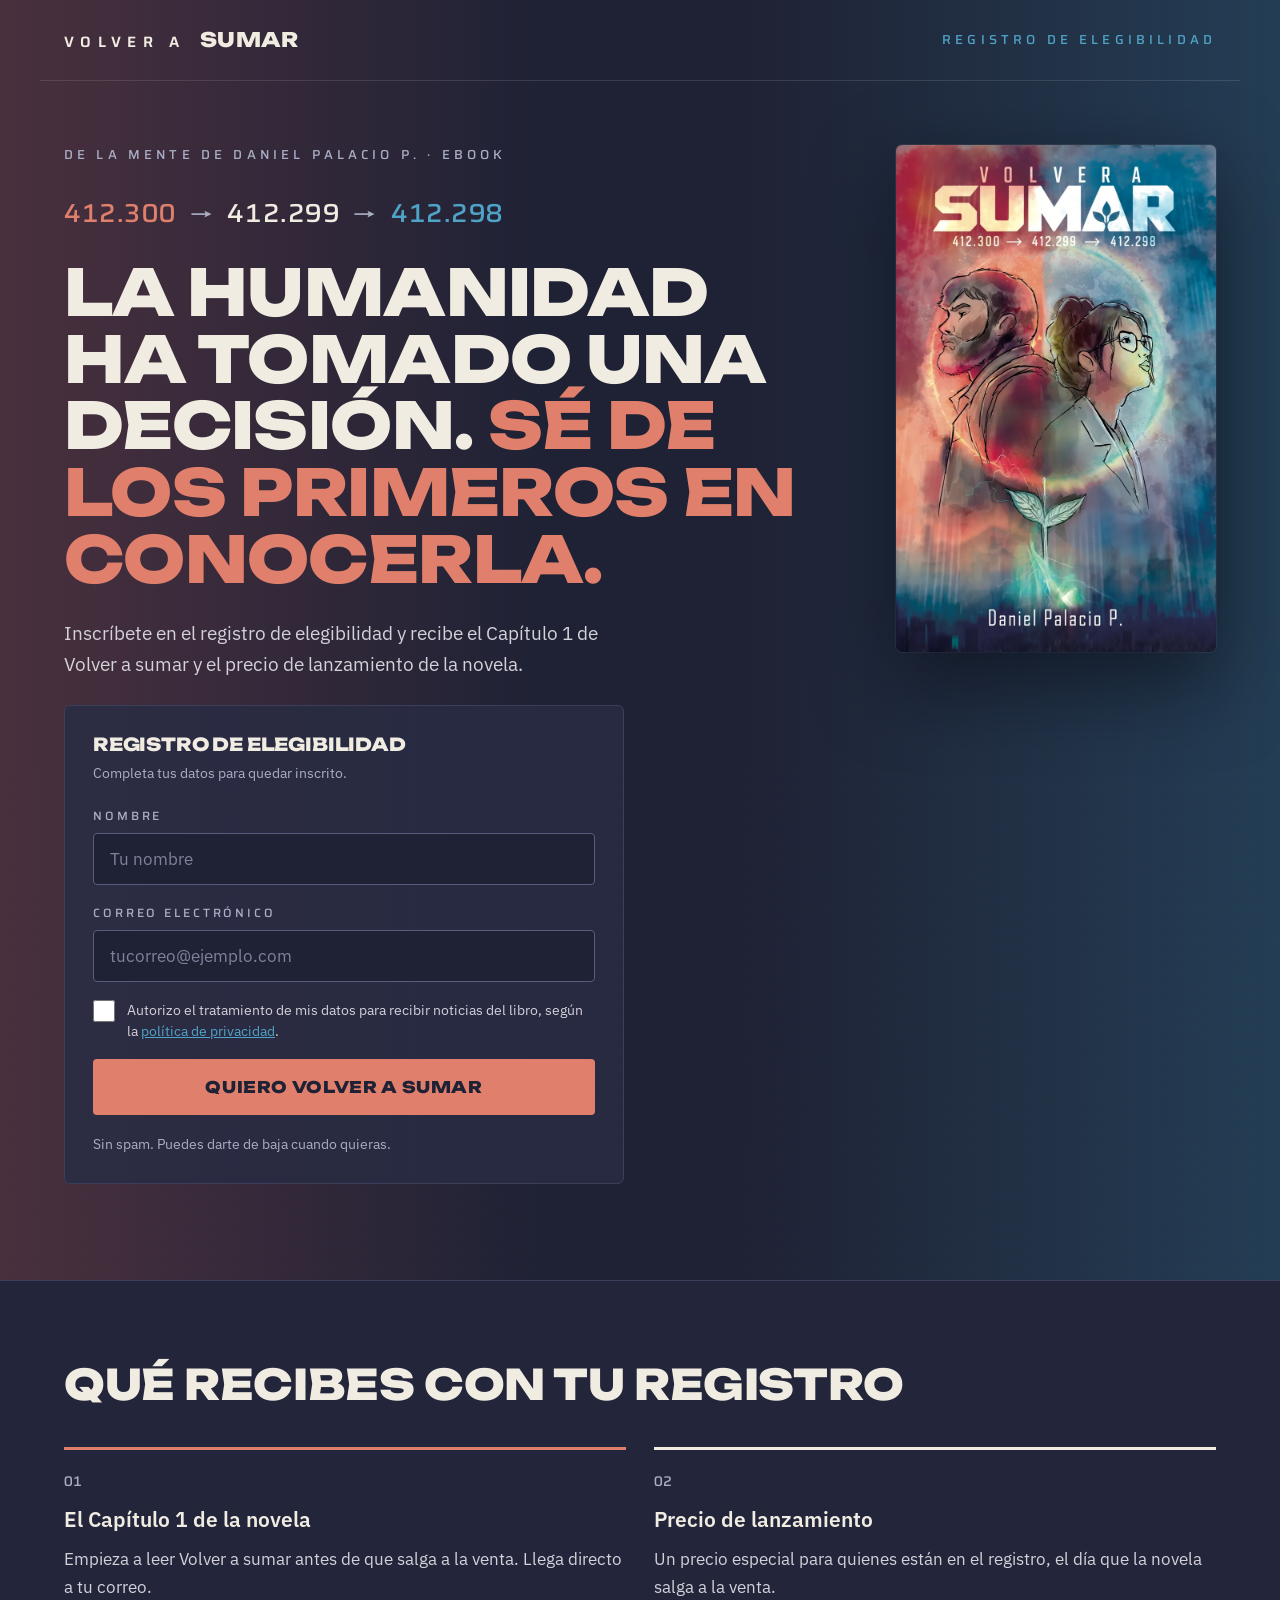
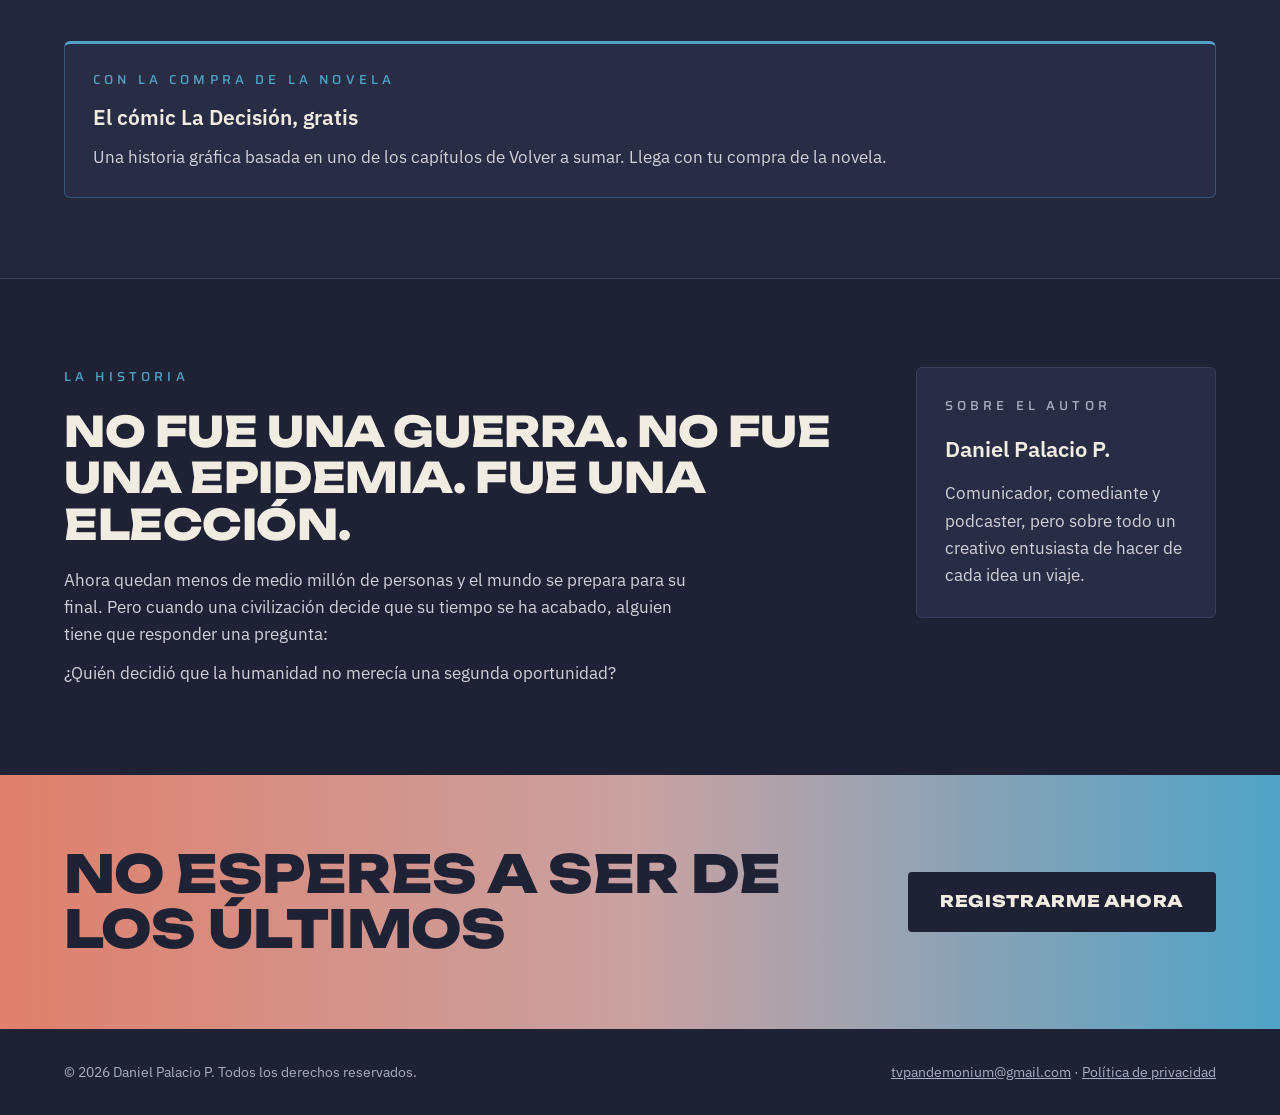
<file: index.html>
<!doctype html>
<html lang="es">
<head>
<meta charset="utf-8">
<meta name="viewport" content="width=device-width, initial-scale=1">
<title>Registro de elegibilidad · Volver a sumar, de Daniel Palacio P.</title>
<meta name="description" content="La humanidad ha tomado una decisión. Inscríbete en el registro de elegibilidad y recibe el Capítulo 1 de Volver a sumar, de Daniel Palacio P., y el precio de lanzamiento.">
<meta property="og:type" content="website">
<meta property="og:url" content="https://volver-a-sumar.vercel.app/">
<meta property="og:title" content="Registro de elegibilidad · Volver a sumar">
<meta property="og:description" content="No fue una guerra. No fue una epidemia. Fue una elección. Inscríbete y recibe el Capítulo 1 y el precio de lanzamiento.">
<meta property="og:image" content="https://volver-a-sumar.vercel.app/portada-og.jpg">
<meta property="og:image:width" content="1200">
<meta property="og:image:height" content="630">
<meta name="twitter:card" content="summary_large_image">
<meta name="theme-color" content="#1F2235">
<link rel="icon" href="data:image/svg+xml,%3Csvg xmlns='http://www.w3.org/2000/svg' viewBox='0 0 32 32'%3E%3Crect width='32' height='32' fill='%231F2235'/%3E%3Cpath d='M16 6a10 10 0 0 0 0 20z' fill='%23E0806C'/%3E%3Cpath d='M16 6a10 10 0 0 1 0 20z' fill='%234FA3C7'/%3E%3C/svg%3E">
<link rel="preconnect" href="https://fonts.googleapis.com">
<link rel="preconnect" href="https://fonts.gstatic.com" crossorigin>
<link rel="stylesheet" href="https://fonts.googleapis.com/css2?family=Unbounded:wght@600;800&family=Saira:wght@400;500;600&family=IBM+Plex+Sans:wght@400;500;600&display=swap">
<style>
:root{
  --bg:#1F2235;--panel:#282C44;--band:#23263B;--line:#3A3F5C;--field:#565C7E;
  --text:#F1ECE2;--soft:#D3D1D9;--muted:#A9AEC4;
  --warm:#E0806C;--cool:#4FA3C7;--sprout:#7FC4B4;
}
*{box-sizing:border-box}
html{scroll-behavior:smooth}
body{margin:0;background:var(--bg);color:var(--text);font-family:'IBM Plex Sans',sans-serif;font-size:17px;line-height:1.6}
a{color:var(--cool)}a:hover{color:var(--text)}
:focus-visible{outline:3px solid var(--text);outline-offset:3px}
p{margin:0}
.wrap{max-width:1200px;margin:0 auto;padding-left:24px;padding-right:24px}
.display{font-family:'Unbounded',sans-serif;font-weight:800;text-transform:uppercase;letter-spacing:-.01em}
.label{font-family:'Saira',sans-serif;font-weight:500;font-size:13px;letter-spacing:.32em;text-transform:uppercase}
.muted{color:var(--muted)}.soft{color:var(--soft)}.warm{color:var(--warm)}.cool{color:var(--cool)}

/* Encabezado + hero: la portada partida en dos, cálido a la izquierda y frío a la derecha */
.top-hero{background:
  linear-gradient(90deg,rgba(172,80,82,.30) 0%,rgba(31,34,53,0) 42%,rgba(31,34,53,0) 58%,rgba(45,120,150,.32) 100%),
  linear-gradient(180deg,rgba(31,34,53,0) 60%,var(--bg) 100%),var(--bg)}
header.top{display:flex;flex-wrap:wrap;gap:16px;justify-content:space-between;align-items:center;padding-top:24px;padding-bottom:24px;border-bottom:1px solid rgba(241,236,226,.12)}
header.top .brand{font-family:'Saira',sans-serif;font-weight:600;font-size:15px;letter-spacing:.42em;text-transform:uppercase}
header.top .brand b{font-family:'Unbounded',sans-serif;font-weight:800;letter-spacing:.02em;font-size:20px;margin-left:.2em}

.hero{display:flex;flex-wrap:wrap;gap:64px;align-items:flex-start;padding-top:64px;padding-bottom:96px}
.hero-text{flex:999 1 460px;min-width:0;display:flex;flex-direction:column;gap:26px}
.countdown{font-family:'Saira',sans-serif;font-weight:500;font-size:clamp(18px,2.4vw,26px);letter-spacing:.06em;font-variant-numeric:tabular-nums;display:flex;flex-wrap:wrap;align-items:center;gap:.5em}
.countdown .arrow{color:var(--muted);font-weight:400}
.countdown .n1{color:var(--warm)}.countdown .n2{color:var(--text)}.countdown .n3{color:var(--cool)}
h1{margin:0;font-size:clamp(34px,5.2vw,64px);line-height:1.04}
.lead{max-width:560px;font-size:19px}

.card{max-width:560px;background:rgba(40,44,68,.85);border:1px solid var(--line);border-radius:6px;padding:28px}
form{display:flex;flex-direction:column;gap:18px;margin:0}
.field{display:flex;flex-direction:column;gap:8px}
.field label{font-family:'Saira',sans-serif;font-weight:500;font-size:12px;letter-spacing:.24em;text-transform:uppercase;color:var(--muted)}
input[type=text],input[type=email]{height:52px;padding:0 16px;background:var(--bg);color:var(--text);border:1px solid var(--field);border-radius:4px;font:inherit;font-size:17px;width:100%}
input::placeholder{color:#7E839C}
.check{display:flex;gap:12px;align-items:flex-start;font-size:14px;color:var(--soft);line-height:1.45}
.check input{width:22px;height:22px;margin:0;flex:none;accent-color:var(--warm)}
.hp{position:absolute;left:-10000px;width:1px;height:1px;overflow:hidden}
button{height:56px;border:0;border-radius:4px;background:var(--warm);color:var(--bg);font-family:'Unbounded',sans-serif;font-weight:800;font-size:16px;letter-spacing:.04em;text-transform:uppercase;cursor:pointer}
button:hover{background:#E8927F}
button[disabled]{opacity:.6;cursor:wait}
.note{font-size:14px;color:var(--muted)}
.error{font-size:15px;color:#FFB4A8}
.done{display:flex;flex-direction:column;gap:12px}
.card-head{display:flex;flex-direction:column;gap:6px;margin-bottom:4px}
.card-head .display{font-size:18px;line-height:1.2}
.done .display{font-size:26px;line-height:1.1;color:var(--sprout)}

.cover{flex:1 1 320px;display:flex;justify-content:center}
.cover img{display:block;width:100%;max-width:400px;height:auto;aspect-ratio:1010/1600;border-radius:6px;box-shadow:0 30px 80px rgba(8,10,20,.6),0 0 0 1px rgba(241,236,226,.08)}

.band{border-top:1px solid var(--line);border-bottom:1px solid var(--line);background:var(--band)}
.band .wrap{padding-top:80px;padding-bottom:80px;display:flex;flex-direction:column;gap:40px}
h2{margin:0;font-size:clamp(26px,3.6vw,42px);line-height:1.1}
.grid{display:grid;grid-template-columns:repeat(auto-fit,minmax(260px,1fr));gap:28px}
.benefit{padding-top:20px;display:flex;flex-direction:column;gap:10px;border-top:3px solid var(--warm)}
.benefit:nth-child(2){border-top-color:var(--text)}
.bonus{display:flex;flex-direction:column;gap:10px;padding:26px 28px;border:1px solid rgba(79,163,199,.4);border-top:3px solid var(--cool);border-radius:6px;background:var(--panel)}
.bonus h3{margin:0;font-size:21px;font-weight:600}
.benefit .num{font-family:'Saira',sans-serif;font-weight:500;font-size:14px;color:var(--muted);font-variant-numeric:tabular-nums}
.benefit h3{margin:0;font-size:21px;font-weight:600}

.story{display:flex;flex-wrap:wrap;gap:56px;padding-top:88px;padding-bottom:88px}
.story-text{flex:999 1 460px;min-width:0;display:flex;flex-direction:column;gap:20px}
.story-text .soft{max-width:640px;display:flex;flex-direction:column;gap:12px}
.author{flex:1 1 300px;align-self:flex-start;background:var(--panel);border:1px solid var(--line);border-radius:6px;padding:28px;display:flex;flex-direction:column;gap:14px}
.author .name{font-size:22px;font-weight:600}

.cta{background:linear-gradient(90deg,var(--warm) 0%,#C9A2A2 50%,var(--cool) 100%);color:var(--bg)}
.cta .wrap{padding-top:72px;padding-bottom:72px;display:flex;flex-wrap:wrap;gap:32px;align-items:center;justify-content:space-between}
.cta h2{flex:999 1 420px;font-size:clamp(28px,4.4vw,52px);line-height:1.05}
.cta a{display:inline-flex;align-items:center;justify-content:center;height:60px;padding:0 32px;background:var(--bg);color:var(--text);border-radius:4px;text-decoration:none;font-family:'Unbounded',sans-serif;font-weight:800;font-size:16px;letter-spacing:.04em;text-transform:uppercase}
.cta a:hover{background:#2B2F4A;color:var(--text)}
.cta a:focus-visible{outline-color:var(--bg)}

footer{display:flex;flex-wrap:wrap;gap:12px;justify-content:space-between;padding-top:32px;padding-bottom:32px;font-size:14px;color:var(--muted)}
footer a{color:var(--muted)}footer a:hover{color:var(--text)}
[hidden]{display:none!important}
</style>
</head>
<body>

<div class="top-hero">
<header class="top wrap">
<div class="brand">Volver a <b>Sumar</b></div>
<div class="label cool">Registro de elegibilidad</div>
</header>

<main>
<section class="hero wrap">
<div class="hero-text">
<div class="label muted">De la mente de Daniel Palacio P. · Ebook</div>
<div class="countdown" aria-hidden="true">
<span class="n1" id="n1">412.300</span><span class="arrow">→</span><span class="n2" id="n2">412.299</span><span class="arrow">→</span><span class="n3" id="n3">412.298</span>
</div>
<h1 class="display">La humanidad ha tomado una decisión. <span class="warm">Sé de los primeros en conocerla.</span></h1>
<p class="lead soft">Inscríbete en el registro de elegibilidad y recibe el Capítulo 1 de Volver a sumar y el precio de lanzamiento de la novela.</p>

<div id="registro" class="card">
<form id="form-registro" novalidate>
<div class="card-head"><div class="display">Registro de elegibilidad</div><p class="note">Completa tus datos para quedar inscrito.</p></div>
<div class="field">
<label for="f-nombre">Nombre</label>
<input id="f-nombre" name="nombre" type="text" required maxlength="100" autocomplete="given-name" placeholder="Tu nombre">
</div>
<div class="field">
<label for="f-correo">Correo electrónico</label>
<input id="f-correo" name="correo" type="email" required maxlength="254" autocomplete="email" placeholder="tucorreo@ejemplo.com">
</div>
<div class="hp" aria-hidden="true">
<label for="f-sitio">No llenes este campo</label>
<input id="f-sitio" name="sitio" type="text" tabindex="-1" autocomplete="off">
</div>
<label class="check" for="f-acepta">
<input id="f-acepta" name="acepta" type="checkbox" required>
<span>Autorizo el tratamiento de mis datos para recibir noticias del libro, según la <a href="/privacidad">política de privacidad</a>.</span>
</label>
<button id="f-enviar" type="submit">Quiero volver a sumar</button>
<p id="f-error" class="error" role="alert" hidden></p>
<p class="note">Sin spam. Puedes darte de baja cuando quieras.</p>
</form>
<div id="f-listo" class="done" role="status" hidden tabindex="-1">
<div class="display">Registro completado. Eres elegible.</div>
<p class="soft">Te enviaremos el Capítulo 1 y el precio de lanzamiento a este correo. Revisa también tu carpeta de spam por si acaso.</p>
</div>
</div>
</div>

<div class="cover">
<img src="/portada.webp" width="800" height="1267" alt="Portada de Volver a sumar, de Daniel Palacio P.: un hombre y una mujer de espaldas, uno en tonos rojos y otra en azules, con un brote que nace entre ambos">
</div>
</section>
</main>
</div>

<section class="band">
<div class="wrap">
<h2 class="display">Qué recibes con tu registro</h2>
<div class="grid">
<div class="benefit">
<div class="num">01</div>
<h3>El Capítulo 1 de la novela</h3>
<p class="soft">Empieza a leer Volver a sumar antes de que salga a la venta. Llega directo a tu correo.</p>
</div>
<div class="benefit">
<div class="num">02</div>
<h3>Precio de lanzamiento</h3>
<p class="soft">Un precio especial para quienes están en el registro, el día que la novela salga a la venta.</p>
</div>
</div>
<div class="bonus">
<div class="label cool">Con la compra de la novela</div>
<h3>El cómic La Decisión, gratis</h3>
<p class="soft">Una historia gráfica basada en uno de los capítulos de Volver a sumar. Llega con tu compra de la novela.</p>
</div>
</div>
</section>

<section class="story wrap">
<div class="story-text">
<div class="label cool">La historia</div>
<h2 class="display">No fue una guerra. No fue una epidemia. Fue una elección.</h2>
<div class="soft">
<p>Ahora quedan menos de medio millón de personas y el mundo se prepara para su final. Pero cuando una civilización decide que su tiempo se ha acabado, alguien tiene que responder una pregunta:</p>
<p>¿Quién decidió que la humanidad no merecía una segunda oportunidad?</p>
</div>
</div>
<div class="author">
<div class="label muted">Sobre el autor</div>
<div class="name">Daniel Palacio P.</div>
<p class="soft">Comunicador, comediante y podcaster, pero sobre todo un creativo entusiasta de hacer de cada idea un viaje.</p>
</div>
</section>

<section class="cta">
<div class="wrap">
<h2 class="display">No esperes a ser de los últimos</h2>
<a href="#registro">Registrarme ahora</a>
</div>
</section>

<footer class="wrap">
<div>© 2026 Daniel Palacio P. Todos los derechos reservados.</div>
<div><a href="mailto:tvpandemonium@gmail.com">tvpandemonium@gmail.com</a> · <a href="/privacidad">Política de privacidad</a></div>
</footer>

<script>
// Cuenta regresiva: la población baja de a uno mientras la persona está en la página.
(function () {
  var reduce = window.matchMedia && window.matchMedia('(prefers-reduced-motion: reduce)').matches;
  if (reduce) return;
  var n = 412300;
  var el = [document.getElementById('n1'), document.getElementById('n2'), document.getElementById('n3')];
  function fmt(x) { return x.toLocaleString('es-CO').replace(/,/g, '.'); }
  setInterval(function () {
    n -= 1;
    for (var i = 0; i < 3; i++) el[i].textContent = fmt(n - i);
  }, 2600);
})();

(function () {
  var SUPABASE_URL = 'https://jcsdruohnwkfsonesonx.supabase.co';
  var SUPABASE_KEY = 'sb_publishable_RKLDH78cwbcTf1y0OD80WQ_kTW1cRIR';

  var form = document.getElementById('form-registro');
  var btn = document.getElementById('f-enviar');
  var err = document.getElementById('f-error');
  var done = document.getElementById('f-listo');

  function showError(msg) { err.textContent = msg; err.hidden = false; }

  form.addEventListener('submit', function (e) {
    e.preventDefault();
    err.hidden = true;

    var nombre = form.nombre.value.trim();
    var correo = form.correo.value.trim().toLowerCase();

    if (form.sitio.value) { form.hidden = true; done.hidden = false; return; }
    if (!nombre) { showError('Escribe tu nombre.'); form.nombre.focus(); return; }
    if (!/^[^@\s]+@[^@\s]+\.[^@\s]+$/.test(correo)) { showError('Revisa tu correo, parece que tiene un error.'); form.correo.focus(); return; }
    if (!form.acepta.checked) { showError('Necesitamos tu autorización para escribirte.'); form.acepta.focus(); return; }

    btn.disabled = true;
    btn.textContent = 'Enviando…';

    fetch(SUPABASE_URL + '/rest/v1/registros', {
      method: 'POST',
      headers: {
        'apikey': SUPABASE_KEY,
        'Content-Type': 'application/json',
        'Prefer': 'return=minimal'
      },
      body: JSON.stringify({ nombre: nombre, correo: correo, acepta_datos: true })
    }).then(function (res) {
      // 409 = el correo ya estaba registrado: para la persona es lo mismo.
      if (res.ok || res.status === 409) {
        form.hidden = true;
        done.hidden = false;
        done.focus();
      } else {
        throw new Error('HTTP ' + res.status);
      }
    }).catch(function () {
      showError('No pudimos registrarte en este momento. Intenta de nuevo en un minuto.');
      btn.disabled = false;
      btn.textContent = 'Quiero volver a sumar';
    });
  });
})();
</script>
</body>
</html>
</file>
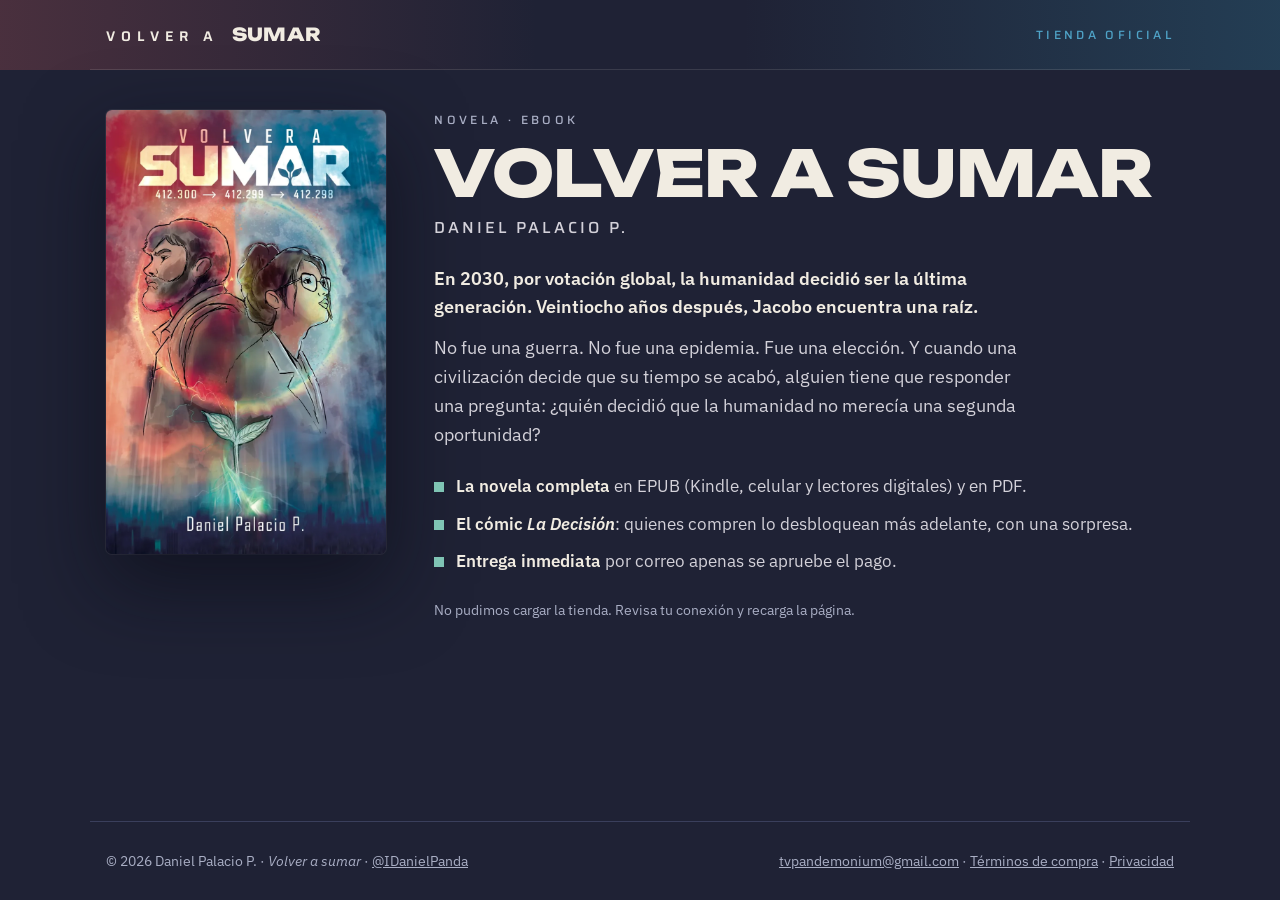
<file: comprar/index.html>
<!doctype html>
<html lang="es">
<head>
<meta charset="utf-8">
<meta name="viewport" content="width=device-width, initial-scale=1">
<title>Comprar Volver a sumar · Novela de Daniel Palacio P.</title>
<meta name="description" content="Compra Volver a sumar, la novela de Daniel Palacio P., en EPUB y PDF. Pago seguro con Wompi.">
<meta property="og:type" content="website">
<meta property="og:url" content="https://volverasumar.pandemoniumpodcast.com/comprar">
<meta property="og:title" content="Volver a sumar · Ya a la venta">
<meta property="og:description" content="En 2030, por votación global, la humanidad decidió ser la última generación. Veintiocho años después, Jacobo encuentra una raíz.">
<meta property="og:image" content="https://volverasumar.pandemoniumpodcast.com/portada-og.jpg">
<meta property="og:image:width" content="1200">
<meta property="og:image:height" content="630">
<meta name="twitter:card" content="summary_large_image">
<meta name="theme-color" content="#1F2235">
<link rel="icon" href="data:image/svg+xml,%3Csvg xmlns='http://www.w3.org/2000/svg' viewBox='0 0 32 32'%3E%3Crect width='32' height='32' fill='%231F2235'/%3E%3Cpath d='M16 6a10 10 0 0 0 0 20z' fill='%23E0806C'/%3E%3Cpath d='M16 6a10 10 0 0 1 0 20z' fill='%234FA3C7'/%3E%3C/svg%3E">
<link rel="preconnect" href="https://fonts.googleapis.com">
<link rel="preconnect" href="https://fonts.gstatic.com" crossorigin>
<link rel="stylesheet" href="https://fonts.googleapis.com/css2?family=Unbounded:wght@600;800&family=Saira:wght@400;500;600&family=IBM+Plex+Sans:ital,wght@0,400;0,500;0,600;1,400&display=swap">
<link rel="stylesheet" href="/tienda.css">
<style>
.compra{display:flex;flex-wrap:wrap;gap:48px;align-items:flex-start}
.portada{flex:1 1 280px;max-width:380px;margin:0 auto}
.portada img{display:block;width:100%;height:auto;aspect-ratio:1010/1600;border-radius:6px;box-shadow:0 30px 80px rgba(8,10,20,.6),0 0 0 1px rgba(241,236,226,.08)}
.texto{flex:999 1 420px;min-width:0;display:flex;flex-direction:column;gap:24px}
h1.titulo{font-size:clamp(36px,6vw,64px);line-height:1}
.autor{font-family:'Saira',sans-serif;font-weight:500;font-size:16px;letter-spacing:.18em;text-transform:uppercase;color:var(--soft)}
.sinopsis{display:flex;flex-direction:column;gap:12px;color:var(--soft);font-size:18px;max-width:600px}
.sinopsis strong{color:var(--text);font-weight:600}
.incluye{list-style:none;margin:0;padding:0;display:flex;flex-direction:column;gap:10px}
.incluye li{display:flex;gap:12px;align-items:flex-start;color:var(--soft)}
.incluye li::before{content:"";flex:none;width:10px;height:10px;margin-top:9px;background:var(--sprout)}
.incluye b{color:var(--text);font-weight:600}
.precio{display:flex;flex-wrap:wrap;align-items:baseline;gap:14px}
.precio .valor{font-family:'Unbounded',sans-serif;font-weight:800;font-size:clamp(34px,6vw,48px);line-height:1}
.precio .antes{font-family:'Saira',sans-serif;font-size:20px;color:var(--muted);text-decoration:line-through}
.aviso{border-left:3px solid var(--sprout);padding-left:14px;color:var(--soft);font-size:15px}
.medios{font-size:14px;color:var(--muted)}
@media (max-width:720px){
  .compra{gap:28px}
  .portada{max-width:200px}
  .texto .encabezado{order:1}.texto #p-pronto,.texto #p-compra,.texto #c-cargando{order:2}
  .texto .sinopsis{order:3}.texto .incluye{order:4}
}
.cuenta{font-family:'Saira',sans-serif;font-weight:600;font-size:clamp(22px,4vw,30px);letter-spacing:.06em;font-variant-numeric:tabular-nums;color:var(--warm)}
</style>
</head>
<body>

<div class="top-hero">
<header class="top wrap">
<a class="brand" href="/">Volver a <b>Sumar</b></a>
<div class="label cool">Tienda oficial</div>
</header>
</div>

<main class="wrap">
<section class="compra">
<div class="portada"><img src="/portada.webp" width="800" height="1267" alt="Portada de Volver a sumar, de Daniel Palacio P."></div>

<div class="texto">
<div class="encabezado">
<div class="label muted" style="margin-bottom:12px">Novela · Ebook</div>
<h1 class="display titulo">Volver a sumar</h1>
<div class="autor" style="margin-top:10px">Daniel Palacio P.</div>
</div>

<div class="sinopsis">
<p><strong>En 2030, por votación global, la humanidad decidió ser la última generación. Veintiocho años después, Jacobo encuentra una raíz.</strong></p>
<p>No fue una guerra. No fue una epidemia. Fue una elección. Y cuando una civilización decide que su tiempo se acabó, alguien tiene que responder una pregunta: ¿quién decidió que la humanidad no merecía una segunda oportunidad?</p>
</div>

<ul class="incluye">
<li><span><b>La novela completa</b> en EPUB (Kindle, celular y lectores digitales) y en PDF.</span></li>
<li><span><b>El cómic <em>La Decisión</em></b>: quienes compren lo desbloquean más adelante, con una sorpresa.</span></li>
<li><span><b>Entrega inmediata</b> por correo apenas se apruebe el pago.</span></li>
</ul>

<!-- Antes de la apertura -->
<div class="panel" id="p-pronto" hidden>
<div class="label warm">Muy pronto</div>
<p class="display" style="font-size:clamp(20px,3.6vw,26px);line-height:1.15" id="pr-fecha"></p>
<div class="cuenta" id="pr-cuenta" aria-live="off"></div>
<p class="soft">¿Ya estás en el registro de elegibilidad? Ese día te escribimos con tu precio especial. Si no, <a href="/">inscríbete aquí</a>.</p>
</div>

<!-- Tienda abierta -->
<div class="panel" id="p-compra" hidden>
<div id="c-saludo" class="label sprout" hidden></div>
<div class="precio"><span class="valor" id="c-precio"></span><span class="antes" id="c-antes" hidden></span></div>
<p class="aviso" id="c-aviso" hidden></p>
<form id="f-compra" novalidate>
<div class="field">
<label for="c-nombre">Nombre</label>
<input id="c-nombre" name="nombre" type="text" required maxlength="100" autocomplete="name" placeholder="Así aparecerá en tu ejemplar">
</div>
<div class="field">
<label for="c-correo">Correo electrónico</label>
<input id="c-correo" name="correo" type="email" required maxlength="254" autocomplete="email" placeholder="Aquí te llegan los libros">
</div>
<label class="check" for="c-acepta">
<input id="c-acepta" name="acepta" type="checkbox" required>
<span>Acepto los <a href="/terminos" target="_blank" rel="noopener">términos de compra</a> y la <a href="/privacidad" target="_blank" rel="noopener">política de privacidad</a>.</span>
</label>
<button class="btn ancho" id="c-pagar" type="submit">Pagar con Wompi</button>
<p id="c-error" class="error" role="alert" hidden></p>
</form>
<p class="medios">Pago seguro con Wompi: tarjeta, PSE, Nequi o Botón Bancolombia. Cada ejemplar lleva el nombre de quien lo compra.</p>
</div>

<p class="note" id="c-cargando">Cargando…</p>
</div>
</section>
</main>

<footer class="wrap">
<div>© 2026 Daniel Palacio P. · <em>Volver a sumar</em> · <a href="https://www.instagram.com/idanielpanda/" target="_blank" rel="noopener">@IDanielPanda</a></div>
<div><a href="mailto:tvpandemonium@gmail.com">tvpandemonium@gmail.com</a> · <a href="/terminos">Términos de compra</a> · <a href="/privacidad">Privacidad</a></div>
</footer>

<script>
(function () {
  var API = 'https://jcsdruohnwkfsonesonx.supabase.co/functions/v1/tienda';
  var $ = function (id) { return document.getElementById(id); };
  function api(body) {
    return fetch(API, { method: 'POST', headers: { 'Content-Type': 'application/json' }, body: JSON.stringify(body) })
      .then(function (r) { return r.json().catch(function () { return {}; }).then(function (j) { j.status = r.status; return j; }); });
  }
  function pesos(n) { return '$' + Number(n).toLocaleString('es-CO').replace(/,/g, '.'); }
  function fecha(iso, hora) {
    var o = { weekday: 'long', day: 'numeric', month: 'long', timeZone: 'America/Bogota' };
    if (hora) { o.hour = 'numeric'; o.minute = '2-digit'; }
    return new Intl.DateTimeFormat('es-CO', o).format(new Date(iso));
  }
  function guardar(k, v) { try { localStorage.setItem(k, v); } catch (e) {} }
  function leer(k) { try { return localStorage.getItem(k); } catch (e) { return null; } }

  // Enlace personal del registro (?t=…), compartido con el formulario T-14.
  var params = new URLSearchParams(location.search);
  var t = params.get('t') || leer('t14_token');
  if (params.get('t')) { guardar('t14_token', params.get('t')); history.replaceState(null, '', location.pathname); }

  function pronto(cfg) {
    $('pr-fecha').textContent = 'La tienda abre el ' + fecha(cfg.apertura, true) + '.';
    $('p-pronto').hidden = false;
    var fin = new Date(cfg.apertura).getTime();
    function tic() {
      var s = Math.max(0, Math.floor((fin - Date.now()) / 1000));
      if (s === 0) { location.reload(); return; }
      var d = Math.floor(s / 86400), h = Math.floor(s % 86400 / 3600), m = Math.floor(s % 3600 / 60), x = s % 60;
      $('pr-cuenta').textContent = (d ? d + 'd ' : '') + String(h).padStart(2, '0') + ':' + String(m).padStart(2, '0') + ':' + String(x).padStart(2, '0');
    }
    tic(); setInterval(tic, 1000);
  }

  function abierta(cfg) {
    var tit = cfg.titular;
    var lanz = cfg.lanzamiento_vigente;
    if (tit && lanz) {
      $('c-saludo').textContent = 'Hola, ' + tit.nombre.split(/\s+/)[0] + ': este es tu precio de inscrito';
      $('c-saludo').hidden = false;
      $('c-precio').textContent = pesos(cfg.precio_lanzamiento);
      $('c-antes').textContent = pesos(cfg.precio_normal);
      $('c-antes').hidden = false;
      $('c-aviso').textContent = 'Precio de lanzamiento hasta el ' + fecha(cfg.lanzamiento_hasta, false) + '. Usa el mismo correo con el que te inscribiste.';
      $('c-aviso').hidden = false;
      $('c-nombre').value = tit.nombre;
      $('c-correo').value = tit.correo;
    } else {
      $('c-precio').textContent = pesos(cfg.precio_normal);
      if (lanz) {
        $('c-aviso').textContent = '¿Estás en el registro de elegibilidad? Escribe el mismo correo con el que te inscribiste y pagas ' +
          pesos(cfg.precio_lanzamiento) + ' hasta el ' + fecha(cfg.lanzamiento_hasta, false) + '. Wompi te mostrará el valor final.';
        $('c-aviso').hidden = false;
      }
    }
    $('p-compra').hidden = false;
  }

  api({ accion: 'info', t: t }).then(function (cfg) {
    $('c-cargando').hidden = true;
    if (!cfg.ok) throw new Error();
    if (cfg.abierta) abierta(cfg); else pronto(cfg);
  }).catch(function () {
    $('c-cargando').textContent = 'No pudimos cargar la tienda. Revisa tu conexión y recarga la página.';
  });

  $('f-compra').addEventListener('submit', function (e) {
    e.preventDefault();
    var f = e.target, err = $('c-error'), btn = $('c-pagar');
    var nombre = f.nombre.value.trim(), correo = f.correo.value.trim().toLowerCase();
    function fallo(m, campo) { err.textContent = m; err.hidden = false; if (campo) campo.focus(); }
    err.hidden = true;
    if (!nombre) return fallo('Escribe tu nombre.', f.nombre);
    if (!/^[^@\s]+@[^@\s]+\.[^@\s]+$/.test(correo)) return fallo('Revisa tu correo: ahí te llegan los libros.', f.correo);
    if (!f.acepta.checked) return fallo('Necesitas aceptar los términos de compra.', f.acepta);
    btn.disabled = true; btn.textContent = 'Preparando el pago…';
    api({ accion: 'crear', nombre: nombre, correo: correo, acepta: true, t: t }).then(function (r) {
      if (!r.ok || !r.url) {
        if (r.error === 'cerrada') { location.reload(); return; }
        throw new Error(r.error || r.status);
      }
      guardar('vas_pedido', r.referencia);
      location.href = r.url;
    }).catch(function () {
      fallo('No pudimos iniciar el pago. Intenta de nuevo en un minuto.');
      btn.disabled = false; btn.textContent = 'Pagar con Wompi';
    });
  });
})();
</script>
</body>
</html>
</file>
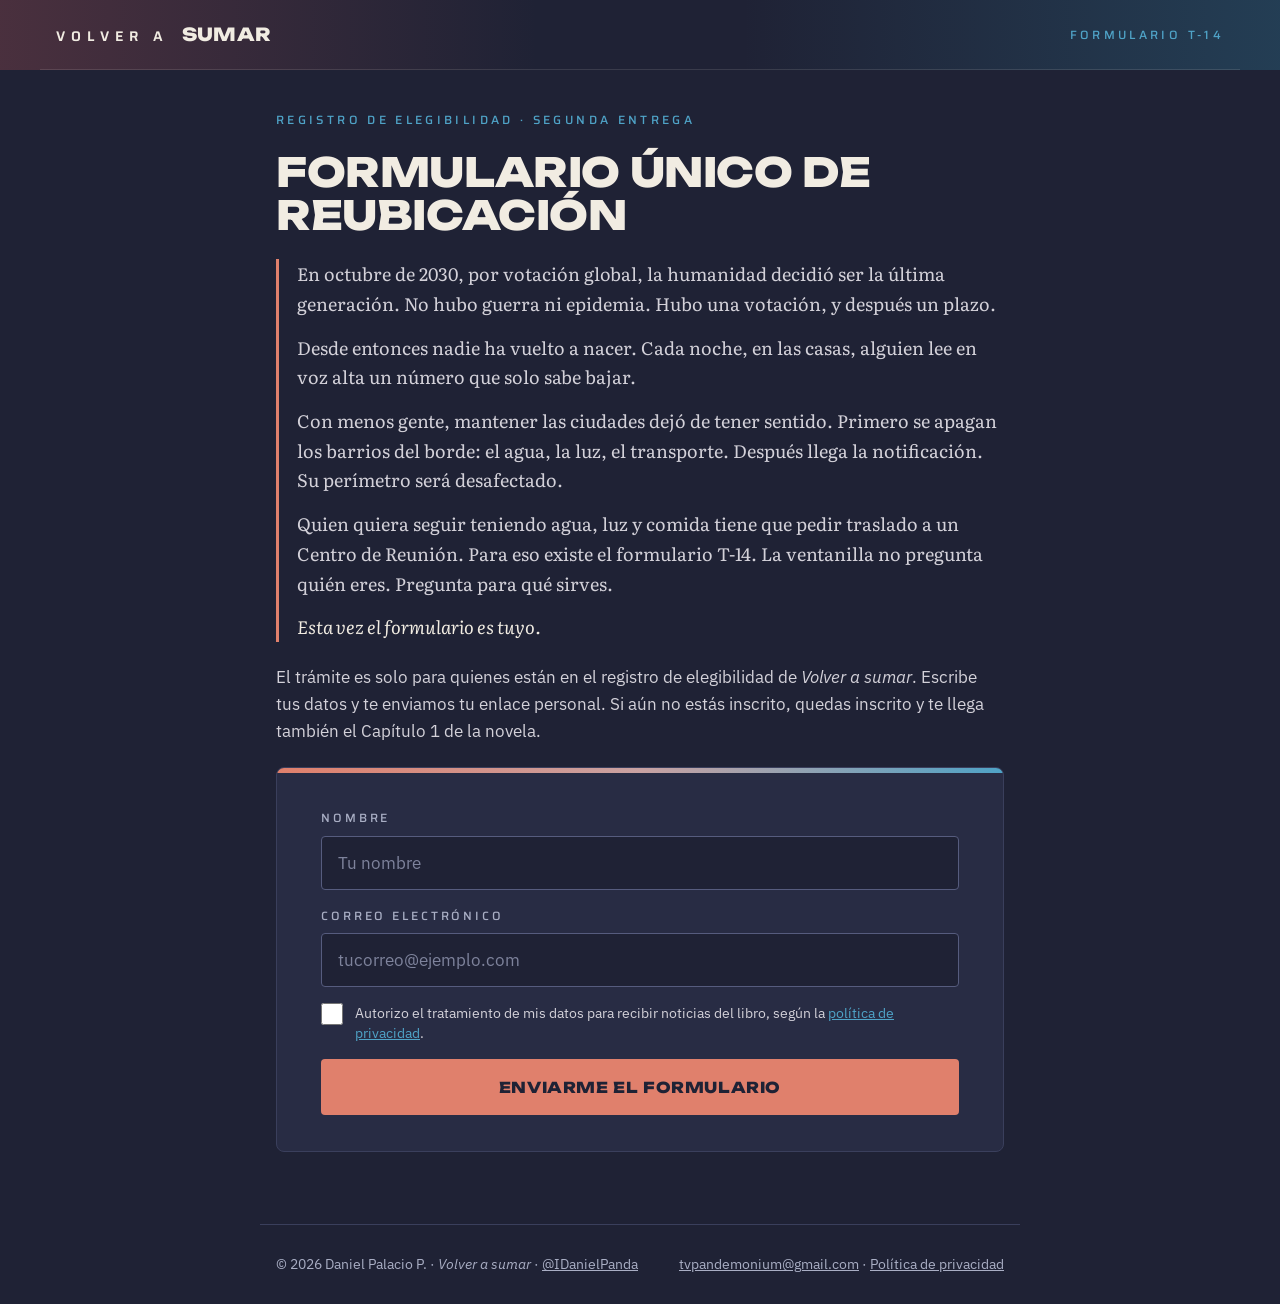
<file: t14/index.html>
<!doctype html>
<html lang="es">
<head>
<meta charset="utf-8">
<meta name="viewport" content="width=device-width, initial-scale=1">
<title>Formulario T-14 · Volver a sumar, de Daniel Palacio P.</title>
<meta name="description" content="Formulario único de reubicación, modelo T-14. Ocho preguntas sobre lo que harías deciden si te asignan a un Centro de Reunión o quedas en lista de espera abierta. Segunda entrega del registro de Volver a sumar.">
<meta property="og:type" content="website">
<meta property="og:url" content="https://volverasumar.pandemoniumpodcast.com/t14">
<meta property="og:title" content="Formulario T-14 · ¿Te admitirían en un Centro de Reunión?">
<meta property="og:description" content="Tu perímetro será desafectado. Ocho preguntas deciden si te asignan a un Centro de Reunión o quedas en lista de espera abierta.">
<meta property="og:image" content="https://volverasumar.pandemoniumpodcast.com/t14/og.jpg">
<meta property="og:image:width" content="1200">
<meta property="og:image:height" content="630">
<meta name="twitter:card" content="summary_large_image">
<meta name="theme-color" content="#1F2235">
<link rel="icon" href="data:image/svg+xml,%3Csvg xmlns='http://www.w3.org/2000/svg' viewBox='0 0 32 32'%3E%3Crect width='32' height='32' fill='%231F2235'/%3E%3Cpath d='M16 6a10 10 0 0 0 0 20z' fill='%23E0806C'/%3E%3Cpath d='M16 6a10 10 0 0 1 0 20z' fill='%234FA3C7'/%3E%3C/svg%3E">
<link rel="preconnect" href="https://fonts.googleapis.com">
<link rel="preconnect" href="https://fonts.gstatic.com" crossorigin>
<link rel="stylesheet" href="https://fonts.googleapis.com/css2?family=Unbounded:wght@600;800&family=Saira:wght@400;500;600&family=IBM+Plex+Sans:ital,wght@0,400;0,500;0,600;1,400&family=Literata:ital,wght@0,400;1,400&display=swap">
<link rel="modulepreload" href="/t14/datos.js">
<link rel="modulepreload" href="/t14/credencial.js">
<style>
:root{
  --bg:#1F2235;--panel:#282C44;--band:#23263B;--line:#3A3F5C;--field:#565C7E;
  --text:#F1ECE2;--soft:#D3D1D9;--muted:#A9AEC4;
  --warm:#E0806C;--cool:#4FA3C7;--sprout:#7FC4B4;
}
*{box-sizing:border-box}
body{margin:0;background:var(--bg);color:var(--text);font-family:'IBM Plex Sans',sans-serif;font-size:17px;line-height:1.6;min-height:100vh;display:flex;flex-direction:column}
a{color:var(--cool)}a:hover{color:var(--text)}
:focus-visible{outline:3px solid var(--text);outline-offset:3px}
p{margin:0}
h1,h2{margin:0}
[hidden]{display:none!important}
.wrap{width:100%;max-width:760px;margin:0 auto;padding-left:16px;padding-right:16px}
.display{font-family:'Unbounded',sans-serif;font-weight:800;text-transform:uppercase;letter-spacing:-.01em}
.label{font-family:'Saira',sans-serif;font-weight:500;font-size:12px;letter-spacing:.28em;text-transform:uppercase}
.muted{color:var(--muted)}.soft{color:var(--soft)}.warm{color:var(--warm)}.cool{color:var(--cool)}.sprout{color:var(--sprout)}
.note{font-size:14px;color:var(--muted)}
.error{font-size:15px;color:#FFB4A8}

.top-hero{background:
  linear-gradient(90deg,rgba(172,80,82,.30) 0%,rgba(31,34,53,0) 42%,rgba(31,34,53,0) 58%,rgba(45,120,150,.32) 100%),
  linear-gradient(180deg,rgba(31,34,53,0) 40%,var(--bg) 100%),var(--bg)}
header.top{display:flex;flex-wrap:wrap;gap:12px;justify-content:space-between;align-items:center;padding-top:20px;padding-bottom:20px;border-bottom:1px solid rgba(241,236,226,.12);max-width:1200px}
header.top a{color:var(--text);text-decoration:none}
.brand{font-family:'Saira',sans-serif;font-weight:600;font-size:14px;letter-spacing:.42em;text-transform:uppercase}
.brand b{font-family:'Unbounded',sans-serif;font-weight:800;letter-spacing:.02em;font-size:18px;margin-left:.2em}

main{flex:1;padding-top:40px;padding-bottom:72px}
.vista{display:flex;flex-direction:column;gap:22px}
.vista.entra{animation:entra .35s ease both}
@keyframes entra{from{opacity:0;transform:translateY(8px)}to{opacity:1;transform:none}}
@media (prefers-reduced-motion:reduce){.vista.entra{animation:none}}

/* El avance: texto de libro */
.avance{display:flex;flex-direction:column;gap:14px;font-family:'Literata',Georgia,serif;font-size:18px;line-height:1.65;color:var(--soft);border-left:3px solid var(--warm);padding-left:18px}
.avance p:last-child{color:var(--text);font-style:italic}

/* La hoja oficial */
.hoja{background:var(--panel);border:1px solid var(--line);border-radius:8px;position:relative;overflow:hidden;padding:30px 24px 28px;display:flex;flex-direction:column;gap:20px}
.hoja::before{content:"";position:absolute;left:0;right:0;top:0;height:5px;background:linear-gradient(90deg,var(--warm) 0%,#C9A2A2 50%,var(--cool) 100%)}
@media (min-width:640px){.hoja{padding:40px 44px 36px}}
.membrete{display:flex;flex-direction:column;gap:2px}
.membrete .label{font-size:11px;letter-spacing:.2em}
.membrete small{font-size:14px;color:var(--muted)}
.h-doc{font-size:clamp(26px,5.4vw,40px);line-height:1.08}
.lead{font-size:18px;color:var(--soft)}
.reglas{margin:0;padding:0;list-style:none;display:flex;flex-direction:column;gap:8px;border-top:1px solid var(--line);padding-top:18px}
.reglas li{display:flex;gap:12px;color:var(--soft)}
.reglas li::before{content:"";flex:none;width:10px;height:10px;margin-top:9px;border:2px solid var(--cool)}

.btn{display:inline-flex;align-items:center;justify-content:center;gap:10px;min-height:56px;padding:0 28px;border:0;border-radius:4px;background:var(--warm);color:var(--bg);font-family:'Unbounded',sans-serif;font-weight:800;font-size:15px;letter-spacing:.04em;text-transform:uppercase;text-decoration:none;cursor:pointer;text-align:center}
.btn:hover{background:#E8927F;color:var(--bg)}
.btn[disabled]{opacity:.55;cursor:not-allowed}
.btn.sec{background:transparent;color:var(--text);border:1px solid var(--field)}
.btn.sec:hover{border-color:var(--text);background:rgba(241,236,226,.06)}
.btn.ancho{width:100%}
.enlace-btn{background:none;border:0;padding:8px 0;color:var(--muted);font:inherit;font-size:15px;cursor:pointer;text-decoration:underline;text-underline-offset:3px}
.enlace-btn:hover{color:var(--text)}

/* Campos */
form{display:flex;flex-direction:column;gap:16px;margin:0}
.field{display:flex;flex-direction:column;gap:8px}
.field label{font-family:'Saira',sans-serif;font-weight:500;font-size:12px;letter-spacing:.24em;text-transform:uppercase;color:var(--muted)}
.field .ayuda{font-size:14px;color:var(--muted)}
input[type=text],input[type=email],select{height:54px;padding:0 16px;background:var(--bg);color:var(--text);border:1px solid var(--field);border-radius:4px;font:inherit;font-size:17px;width:100%}
select{appearance:none;background-image:linear-gradient(45deg,transparent 50%,var(--muted) 50%),linear-gradient(135deg,var(--muted) 50%,transparent 50%);background-position:calc(100% - 22px) 24px,calc(100% - 16px) 24px;background-size:6px 6px;background-repeat:no-repeat;padding-right:44px}
input::placeholder{color:#7E839C}
.check{display:flex;gap:12px;align-items:flex-start;font-size:14px;color:var(--soft);line-height:1.45}
.check input{width:22px;height:22px;margin:0;flex:none;accent-color:var(--warm)}
.hp{position:absolute;left:-10000px;width:1px;height:1px;overflow:hidden}

/* Preguntas */
.q-cabeza{display:flex;justify-content:space-between;align-items:baseline;gap:12px;flex-wrap:wrap}
.q-num{font-family:'Saira',sans-serif;font-weight:600;font-size:14px;letter-spacing:.14em;color:var(--text);font-variant-numeric:tabular-nums}
.progreso{display:grid;grid-template-columns:repeat(8,1fr);gap:4px}
.progreso i{height:6px;background:var(--line);border-radius:1px}
.progreso i.hecha{background:var(--cool)}
.progreso i.actual{background:var(--warm)}
.q-texto{font-size:clamp(22px,4.2vw,30px);line-height:1.22;font-weight:600;letter-spacing:-.005em}
.q-texto:focus{outline:none}
.opciones{display:flex;flex-direction:column;gap:10px}
.opcion{display:flex;gap:14px;align-items:center;width:100%;min-height:56px;padding:12px 16px;background:var(--bg);border:1px solid var(--field);border-radius:4px;color:var(--text);font:inherit;font-size:17px;line-height:1.35;text-align:left;cursor:pointer}
.opcion:hover{border-color:var(--soft)}
.casilla{flex:none;width:22px;height:22px;border:2px solid var(--muted);border-radius:2px;display:grid;place-items:center}
.opcion[aria-checked=true]{border-color:var(--warm);background:rgba(224,128,108,.12)}
.opcion[aria-checked=true] .casilla{border-color:var(--warm);background:var(--warm)}
.opcion[aria-checked=true] .casilla::after{content:"";width:10px;height:10px;background:var(--bg);clip-path:polygon(0 15%,15% 0,50% 35%,85% 0,100% 15%,65% 50%,100% 85%,85% 100%,50% 65%,15% 100%,0 85%,35% 50%)}
.q-pie{display:flex;justify-content:space-between;align-items:center;gap:16px;flex-wrap:wrap}

/* Revisión */
.resumen{margin:0;display:flex;flex-direction:column}
.resumen > div{display:grid;grid-template-columns:1fr auto;gap:2px 16px;padding:12px 0;border-top:1px solid var(--line)}
.resumen dt{font-size:14px;color:var(--muted);grid-column:1}
.resumen dd{margin:0;grid-column:1;color:var(--text)}
.resumen .enlace-btn{grid-column:2;grid-row:1 / span 2;align-self:center;font-size:14px}

/* Radicando */
.pasos{list-style:none;margin:0;padding:0;display:flex;flex-direction:column;gap:10px;font-family:'Saira',sans-serif;font-size:15px;letter-spacing:.06em;color:var(--muted)}
.pasos li{opacity:.25;transition:opacity .3s}
.pasos li.on{opacity:1;color:var(--text)}
.pasos li.on::after{content:" ✓";color:var(--cool)}

/* Resultado */
.r-cabeza{display:flex;flex-direction:column;gap:10px}
.r-estado{font-size:clamp(23px,6.6vw,54px);line-height:1.06}
.r-categoria{font-family:'Saira',sans-serif;font-weight:600;font-size:15px;letter-spacing:.16em;text-transform:uppercase}
.r-cuerpo{display:flex;flex-wrap:wrap;gap:32px;align-items:flex-start}
.cred{flex:1 1 280px;max-width:380px;margin:0 auto}
.cred img{display:block;width:100%;height:auto;aspect-ratio:1080/1920;border-radius:10px;box-shadow:0 30px 70px rgba(8,10,20,.6),0 0 0 1px rgba(241,236,226,.08);background:var(--panel)}
.r-texto{flex:999 1 300px;min-width:0;display:flex;flex-direction:column;gap:20px}
.insta{background:linear-gradient(90deg,rgba(224,128,108,.16),rgba(79,163,199,.16));border:1px solid var(--line);border-radius:6px;padding:20px;display:flex;flex-direction:column;gap:14px}
.insta h2{font-size:clamp(18px,3.6vw,22px);line-height:1.2}
.insta .arroba{color:var(--warm)}
.insta ol{margin:0;padding-left:20px;color:var(--soft);font-size:15px;display:flex;flex-direction:column;gap:4px}
.acciones{display:flex;flex-wrap:wrap;gap:10px}
.acciones .btn{flex:1 1 200px}
.copiado{font-size:14px;color:var(--sprout)}
.explicacion{display:flex;flex-direction:column;gap:12px;color:var(--soft)}
.explicacion p:last-child{color:var(--text)}
.anotaciones{border-left:3px solid var(--cool);padding:4px 0 4px 16px;display:flex;flex-direction:column;gap:8px}
.anotaciones ul{margin:0;padding:0;list-style:none;display:flex;flex-direction:column;gap:6px;color:var(--soft);font-size:15px}
.cierre{background:var(--band);border:1px solid var(--line);border-radius:6px;padding:20px;display:flex;flex-direction:column;gap:10px}
.cierre p{color:var(--soft);font-size:15px}

footer{display:flex;flex-wrap:wrap;gap:12px;justify-content:space-between;padding-top:28px;padding-bottom:28px;font-size:14px;color:var(--muted);border-top:1px solid var(--line);max-width:1200px}
footer a{color:var(--muted)}footer a:hover{color:var(--text)}
</style>
</head>
<body>

<div class="top-hero">
<header class="top wrap">
<a class="brand" href="/">Volver a <b>Sumar</b></a>
<div class="label cool">Formulario T-14</div>
</header>
</div>

<main class="wrap" id="main">

<!-- Cargando -->
<section id="v-cargando" class="vista" aria-live="polite">
<p class="label muted">Verificando expediente…</p>
</section>

<!-- Acceso: sin enlace personal -->
<section id="v-acceso" class="vista" hidden>
<div class="label cool">Registro de elegibilidad · Segunda entrega</div>
<h1 class="display h-doc">Formulario único de reubicación</h1>
<div class="avance" data-avance></div>
<p class="soft">El trámite es solo para quienes están en el registro de elegibilidad de <em>Volver a sumar</em>. Escribe tus datos y te enviamos tu enlace personal. Si aún no estás inscrito, quedas inscrito y te llega también el Capítulo 1 de la novela.</p>
<p id="a-invalido" class="error" hidden>Ese enlace no corresponde a ningún expediente. Pide uno nuevo aquí abajo.</p>
<div class="hoja">
<form id="f-enlace" novalidate>
<div class="field">
<label for="e-nombre">Nombre</label>
<input id="e-nombre" name="nombre" type="text" required maxlength="100" autocomplete="given-name" placeholder="Tu nombre">
</div>
<div class="field">
<label for="e-correo">Correo electrónico</label>
<input id="e-correo" name="correo" type="email" required maxlength="254" autocomplete="email" placeholder="tucorreo@ejemplo.com">
</div>
<div class="hp" aria-hidden="true">
<label for="e-sitio">No llenes este campo</label>
<input id="e-sitio" name="sitio" type="text" tabindex="-1" autocomplete="off">
</div>
<label class="check" for="e-acepta">
<input id="e-acepta" name="acepta" type="checkbox" required>
<span>Autorizo el tratamiento de mis datos para recibir noticias del libro, según la <a href="/privacidad">política de privacidad</a>.</span>
</label>
<button class="btn" id="e-enviar" type="submit">Enviarme el formulario</button>
<p id="e-error" class="error" role="alert" hidden></p>
</form>
<div id="a-listo" role="status" tabindex="-1" hidden>
<div class="display sprout" style="font-size:24px;line-height:1.15">Revisa tu correo.</div>
<p class="soft" style="margin-top:10px">Te enviamos tu enlace personal al formulario T-14. Si no lo ves en unos minutos, busca en la carpeta de spam o de promociones.</p>
</div>
</div>
</section>

<!-- Aviso: expediente abierto -->
<section id="v-aviso" class="vista" hidden>
<div class="label cool">Registro de elegibilidad · Segunda entrega</div>
<div class="avance" data-avance></div>
<div class="hoja">
<div class="membrete"><span class="label muted">Administración Central de Perímetros Administrados</span><small>Dirección de Ordenamiento Poblacional</small></div>
<div class="label warm">Notificación de desafectación</div>
<h1 class="display h-doc">Su perímetro de residencia será desafectado.</h1>
<form id="f-aviso" novalidate>
<div class="field">
<label for="av-nombre">Nombre del solicitante</label>
<input id="av-nombre" type="text" required autocomplete="name">
<span class="ayuda">Así aparecerá en su credencial.</span>
</div>
<div class="field">
<label for="av-pais">Jurisdicción de residencia</label>
<select id="av-pais" required><option value="">Seleccione su país</option></select>
<span class="ayuda">Determina el Centro de Reunión que recibe a su perímetro.</span>
</div>
<ul class="reglas">
<li>Ocho preguntas, una por pantalla.</li>
<li>Responda según lo que haría en cada situación.</li>
<li>Antes de firmar podrá revisar sus respuestas.</li>
<li>La solicitud se radica una sola vez.</li>
</ul>
<button class="btn ancho" id="av-iniciar" type="submit">Iniciar formulario</button>
<p id="av-error" class="error" role="alert" hidden></p>
</form>
</div>
</section>

<!-- Pregunta -->
<section id="v-pregunta" class="vista" hidden>
<div class="hoja">
<div class="q-cabeza">
<span class="label muted">Formulario T-14</span>
<span class="q-num" id="q-num"></span>
</div>
<div class="progreso" id="q-progreso" aria-hidden="true"></div>
<h2 class="q-texto" id="q-texto" tabindex="-1"></h2>
<div id="q-campo"></div>
<div class="q-pie">
<button class="enlace-btn" id="q-atras" type="button">← Anterior</button>
<button class="btn" id="q-seguir" type="button">Continuar</button>
</div>
</div>
</section>

<!-- Revisión y firma -->
<section id="v-revision" class="vista" hidden>
<div class="hoja">
<div class="membrete"><span class="label muted">Formulario único de reubicación · Modelo T-14</span><small>Revisión antes de la firma</small></div>
<h2 class="display" style="font-size:clamp(22px,4.4vw,32px);line-height:1.1" tabindex="-1" id="rv-titulo">Revise su solicitud</h2>
<dl class="resumen" id="rv-lista"></dl>
<label class="check" for="rv-jura">
<input id="rv-jura" type="checkbox">
<span>Declaro que mis respuestas son las de alguien que se juega su lugar, y entiendo que la solicitud se radica una sola vez.</span>
</label>
<button class="btn ancho" id="rv-firmar" type="button" disabled>Firmar y radicar</button>
<p id="rv-error" class="error" role="alert" hidden></p>
</div>
</section>

<!-- Radicando -->
<section id="v-radicando" class="vista" hidden>
<div class="hoja" aria-live="polite">
<div class="label muted">Expediente en trámite</div>
<h2 class="display" style="font-size:clamp(22px,4.4vw,32px);line-height:1.1">Radicando solicitud…</h2>
<ol class="pasos" id="rd-pasos">
<li>Evaluando reacciones del solicitante</li>
<li>Consultando núcleo familiar</li>
<li>Evaluando disposición de pago</li>
<li>Asignando Centro de Reunión</li>
</ol>
</div>
</section>

<!-- Resultado -->
<section id="v-resultado" class="vista" hidden>
<div class="r-cabeza">
<div class="label muted" id="r-exp"></div>
<h1 class="display r-estado" id="r-estado" tabindex="-1"></h1>
<p class="r-categoria muted" id="r-categoria"></p>
</div>
<div class="r-cuerpo">
<figure class="cred" style="margin:0"><img id="r-img" alt="" width="1080" height="1920"></figure>
<div class="r-texto">
<div class="insta">
<div class="label cool">Súbela a tus historias</div>
<h2 class="display">Comparte tu credencial en Instagram y etiqueta a <span class="arroba">@IDanielPanda</span></h2>
<ol>
<li>Descarga la imagen o compártela directo desde aquí.</li>
<li>Súbela a tus historias de Instagram.</li>
<li>Etiqueta a <a href="https://www.instagram.com/idanielpanda/" target="_blank" rel="noopener">@IDanielPanda</a> y pregúntale a tu gente si la admitirían.</li>
</ol>
<div class="acciones">
<button class="btn" id="r-compartir" type="button" hidden>Compartir credencial</button>
<a class="btn sec" id="r-descargar" href="#" download>Descargar imagen</a>
</div>
<button class="enlace-btn" id="r-copiar" type="button" style="align-self:flex-start">Copiar texto para la publicación</button>
<p class="copiado" id="r-copiado" role="status" hidden>Texto copiado. Pégalo en tu historia o publicación.</p>
</div>
<div class="explicacion" id="r-explicacion"></div>
<div class="anotaciones" id="r-anotaciones" hidden>
<div class="label muted">Anotaciones del funcionario</div>
<ul id="r-anot-lista"></ul>
</div>
<div class="cierre">
<div class="label cool">Volver a sumar · Segunda entrega</div>
<p>Cuando la novela salga a la venta te escribiremos con el precio de lanzamiento.</p>
<p><a href="/descargas/volver-a-sumar-capitulo-1.pdf">¿Aún no lees el Capítulo 1? Está aquí.</a></p>
</div>
</div>
</div>
</section>

</main>

<footer class="wrap">
<div>© 2026 Daniel Palacio P. · <em>Volver a sumar</em> · <a href="https://www.instagram.com/idanielpanda/" target="_blank" rel="noopener">@IDanielPanda</a></div>
<div><a href="mailto:tvpandemonium@gmail.com">tvpandemonium@gmail.com</a> · <a href="/privacidad">Política de privacidad</a></div>
</footer>

<script type="module">
import { PREGUNTAS, PAISES, RESULTADOS, NOMBRE_MAX, textoRespuesta, explicacion, textoCompartir, paisPorCodigo } from "/t14/datos.js";
import { dibujarCredencial, nombreArchivo } from "/t14/credencial.js";

const API = "https://jcsdruohnwkfsonesonx.supabase.co/functions/v1/t14";
const URL_PUBLICA = "https://volverasumar.pandemoniumpodcast.com/t14";
const AVANCE = [
  "En octubre de 2030, por votación global, la humanidad decidió ser la última generación. No hubo guerra ni epidemia. Hubo una votación, y después un plazo.",
  "Desde entonces nadie ha vuelto a nacer. Cada noche, en las casas, alguien lee en voz alta un número que solo sabe bajar.",
  "Con menos gente, mantener las ciudades dejó de tener sentido. Primero se apagan los barrios del borde: el agua, la luz, el transporte. Después llega la notificación. Su perímetro será desafectado.",
  "Quien quiera seguir teniendo agua, luz y comida tiene que pedir traslado a un Centro de Reunión. Para eso existe el formulario T-14. La ventanilla no pregunta quién eres. Pregunta para qué sirves.",
  "Esta vez el formulario es tuyo.",
];
const $ = (id) => document.getElementById(id);
const reduceMotion = window.matchMedia && window.matchMedia("(prefers-reduced-motion: reduce)").matches;

document.querySelectorAll("[data-avance]").forEach((el) => {
  for (const t of AVANCE) { const p = document.createElement("p"); p.textContent = t; el.appendChild(p); }
});

// ---------- Almacenamiento del navegador (solo comodidad; puede fallar) ----------
const guardar = (k, v) => { try { localStorage.setItem(k, typeof v === "string" ? v : JSON.stringify(v)); } catch (e) {} };
const leer = (k) => { try { return localStorage.getItem(k); } catch (e) { return null; } };
const borrar = (k) => { try { localStorage.removeItem(k); } catch (e) {} };

async function api(body) {
  const r = await fetch(API, { method: "POST", headers: { "Content-Type": "application/json" }, body: JSON.stringify(body) });
  let j = {};
  try { j = await r.json(); } catch (e) {}
  return { status: r.status, ...j };
}

// ---------- Vistas ----------
const VISTAS = ["v-cargando", "v-acceso", "v-aviso", "v-pregunta", "v-revision", "v-radicando", "v-resultado"];
function mostrar(id, foco) {
  for (const v of VISTAS) $(v).hidden = v !== id;
  const el = $(id);
  el.classList.remove("entra"); void el.offsetWidth; el.classList.add("entra");
  window.scrollTo({ top: 0, behavior: reduceMotion ? "auto" : "smooth" });
  if (foco) setTimeout(() => foco.focus({ preventScroll: true }), 30);
}

// ---------- Estado ----------
let token = null;
let titular = "";
let respuestas = {};
let indice = 0;
let desdeRevision = false;
const claveBorrador = () => "t14b_" + (token || "").slice(0, 8);
function guardarBorrador() { guardar(claveBorrador(), { respuestas, indice }); }

// ---------- Acceso ----------
function vistaAcceso(invalido) {
  $("a-invalido").hidden = !invalido;
  mostrar("v-acceso");
}

$("f-enlace").addEventListener("submit", async (e) => {
  e.preventDefault();
  const f = e.target, err = $("e-error"), btn = $("e-enviar");
  err.hidden = true;
  const nombre = f.nombre.value.trim();
  const correo = f.correo.value.trim().toLowerCase();
  const fallo = (m, campo) => { err.textContent = m; err.hidden = false; if (campo) campo.focus(); };
  if (f.sitio.value) { f.hidden = true; $("a-listo").hidden = false; return; }
  if (!nombre) return fallo("Escribe tu nombre.", f.nombre);
  if (!/^[^@\s]+@[^@\s]+\.[^@\s]+$/.test(correo)) return fallo("Revisa tu correo, parece que tiene un error.", f.correo);
  if (!f.acepta.checked) return fallo("Necesitamos tu autorización para escribirte.", f.acepta);
  btn.disabled = true; btn.textContent = "Enviando…";
  try {
    const r = await api({ accion: "enlace", nombre, correo, acepta: true });
    if (!r.ok) throw new Error(String(r.status));
    f.hidden = true; $("a-listo").hidden = false; $("a-listo").focus();
  } catch (x) {
    fallo("No pudimos enviarte el enlace en este momento. Intenta de nuevo en un minuto.");
    btn.disabled = false; btn.textContent = "Enviarme el formulario";
  }
});

// ---------- Aviso: nombre y país ----------
function paisSugerido() {
  const idiomas = navigator.languages || [navigator.language || ""];
  for (const l of idiomas) {
    const m = /[-_]([A-Za-z]{2})$/.exec(l || "");
    if (m && paisPorCodigo(m[1].toUpperCase())) return m[1].toUpperCase();
  }
  return "";
}

const selPais = $("av-pais");
for (const [cod, nombre] of PAISES) {
  const o = document.createElement("option");
  o.value = cod; o.textContent = nombre;
  selPais.appendChild(o);
}
$("av-nombre").maxLength = NOMBRE_MAX;

$("f-aviso").addEventListener("submit", (e) => {
  e.preventDefault();
  const err = $("av-error");
  const nombre = $("av-nombre").value.trim().replace(/\s+/g, " ");
  err.hidden = true;
  if (!nombre) { err.textContent = "Escriba su nombre."; err.hidden = false; return $("av-nombre").focus(); }
  if (!selPais.value) { err.textContent = "Seleccione su país."; err.hidden = false; return selPais.focus(); }
  respuestas.nombre = nombre;
  respuestas.pais = selPais.value;
  guardarBorrador();
  if (desdeRevision) { desdeRevision = false; return vistaRevision(); }
  const primera = PREGUNTAS.findIndex((p) => respuestas[p.id] == null);
  irAPregunta(primera < 0 ? PREGUNTAS.length - 1 : primera, false);
});

function vistaAviso(revision) {
  desdeRevision = !!revision;
  $("av-nombre").value = respuestas.nombre ?? titular.slice(0, NOMBRE_MAX);
  selPais.value = respuestas.pais ?? paisSugerido();
  const empezado = PREGUNTAS.some((p) => respuestas[p.id] != null);
  $("av-iniciar").textContent = revision ? "Guardar" : empezado ? "Continuar formulario" : "Iniciar formulario";
  mostrar("v-aviso");
}

// ---------- Preguntas ----------
function progreso() {
  const cont = $("q-progreso");
  if (!cont.children.length) for (let i = 0; i < PREGUNTAS.length; i++) cont.appendChild(document.createElement("i"));
  [...cont.children].forEach((el, i) => {
    el.className = i === indice ? "actual" : (respuestas[PREGUNTAS[i].id] != null ? "hecha" : "");
  });
}

function pintarPregunta() {
  const p = PREGUNTAS[indice];
  $("q-num").textContent = `Pregunta ${indice + 1} de ${PREGUNTAS.length}`;
  $("q-texto").textContent = p.texto;
  $("q-atras").textContent = desdeRevision ? "← Volver a la revisión" : "← Anterior";
  progreso();
  const seguir = $("q-seguir");
  seguir.hidden = respuestas[p.id] == null;
  seguir.textContent = desdeRevision ? "Guardar" : "Continuar";

  const campo = $("q-campo");
  campo.textContent = "";
  const grupo = document.createElement("div");
  grupo.className = "opciones";
  grupo.setAttribute("role", "radiogroup");
  grupo.setAttribute("aria-labelledby", "q-texto");
  for (const o of p.opciones) {
    const b = document.createElement("button");
    b.type = "button";
    b.className = "opcion";
    b.setAttribute("role", "radio");
    b.setAttribute("aria-checked", String(respuestas[p.id] === o.id));
    b.innerHTML = '<span class="casilla" aria-hidden="true"></span><span></span>';
    b.lastChild.textContent = o.texto;
    b.addEventListener("click", () => {
      respuestas[p.id] = o.id;
      guardarBorrador();
      grupo.querySelectorAll(".opcion").forEach((x) => { x.setAttribute("aria-checked", String(x === b)); x.disabled = true; });
      setTimeout(avanzar, reduceMotion ? 60 : 260);
    });
    grupo.appendChild(b);
  }
  campo.appendChild(grupo);
}

function avanzar() {
  if (desdeRevision || indice >= PREGUNTAS.length - 1) { desdeRevision = false; return vistaRevision(); }
  irAPregunta(indice + 1, false);
}

function irAPregunta(i, revision) {
  indice = i;
  desdeRevision = !!revision;
  guardarBorrador();
  pintarPregunta();
  mostrar("v-pregunta", $("q-texto"));
}

$("q-seguir").addEventListener("click", () => { if (respuestas[PREGUNTAS[indice].id] != null) avanzar(); });
$("q-atras").addEventListener("click", () => {
  if (desdeRevision) { desdeRevision = false; return vistaRevision(); }
  if (indice === 0) return vistaAviso(false);
  irAPregunta(indice - 1, false);
});

// ---------- Revisión ----------
function fila(lista, dtTexto, ddTexto, etiqueta, accion) {
  const div = document.createElement("div");
  const dt = document.createElement("dt"); dt.textContent = dtTexto;
  const dd = document.createElement("dd"); dd.textContent = ddTexto;
  const b = document.createElement("button");
  b.type = "button"; b.className = "enlace-btn"; b.textContent = "Corregir";
  b.setAttribute("aria-label", `Corregir: ${etiqueta}`);
  b.addEventListener("click", accion);
  div.append(dt, dd, b);
  lista.appendChild(div);
}

function vistaRevision() {
  const lista = $("rv-lista");
  lista.textContent = "";
  fila(lista, "Solicitante", `${respuestas.nombre} · ${paisPorCodigo(respuestas.pais)?.[1] ?? ""}`, "nombre y país", () => vistaAviso(true));
  PREGUNTAS.forEach((p, i) => {
    fila(lista, `${i + 1}. ${p.texto}`, respuestas[p.id] != null ? textoRespuesta(p, respuestas[p.id]) : "Sin responder",
      `pregunta ${i + 1}`, () => irAPregunta(i, true));
  });
  $("rv-error").hidden = true;
  $("rv-jura").checked = false;
  $("rv-firmar").disabled = true;
  mostrar("v-revision", $("rv-titulo"));
}
$("rv-jura").addEventListener("change", (e) => { $("rv-firmar").disabled = !e.target.checked; });

$("rv-firmar").addEventListener("click", async () => {
  if (!respuestas.nombre || !respuestas.pais) return vistaAviso(true);
  const faltante = PREGUNTAS.findIndex((p) => respuestas[p.id] == null);
  if (faltante >= 0) return irAPregunta(faltante, true);
  $("rv-firmar").disabled = true;
  mostrar("v-radicando");
  const pasos = [...$("rd-pasos").children];
  pasos.forEach((li) => li.classList.remove("on"));
  const animacion = (async () => {
    for (const li of pasos) { await new Promise((r) => setTimeout(r, reduceMotion ? 120 : 650)); li.classList.add("on"); }
    await new Promise((r) => setTimeout(r, reduceMotion ? 100 : 450));
  })();
  try {
    const [r] = await Promise.all([api({ accion: "radicar", token, respuestas }), animacion]);
    if (!r.ok || !r.resultado) throw new Error(r.error || String(r.status));
    borrar(claveBorrador());
    await vistaResultado(r.resultado);
  } catch (x) {
    vistaRevision();
    $("rv-error").textContent = "No pudimos radicar su solicitud. Revise su conexión e intente de nuevo.";
    $("rv-error").hidden = false;
  }
});

// ---------- Resultado ----------
async function vistaResultado(res) {
  const R = RESULTADOS[res.categoria];
  const fecha = new Intl.DateTimeFormat("es-CO", { day: "numeric", month: "long", year: "numeric", timeZone: "America/Bogota" }).format(new Date(res.radicado_en || Date.now()));
  $("r-exp").textContent = `Expediente ${res.expediente} · Radicado el ${fecha}`;
  $("r-estado").textContent = R.estado;
  $("r-estado").className = "display r-estado " + (res.categoria === "A" ? "sprout" : res.categoria === "B" ? "cool" : "warm");
  $("r-categoria").textContent = R.categoria;

  const exp = $("r-explicacion");
  exp.textContent = "";
  for (const t of explicacion(res)) { const p = document.createElement("p"); p.textContent = t; exp.appendChild(p); }

  const anot = res.anotaciones || [];
  $("r-anotaciones").hidden = !anot.length;
  const ul = $("r-anot-lista"); ul.textContent = "";
  for (const t of anot) { const li = document.createElement("li"); li.textContent = t; ul.appendChild(li); }

  const texto = `${textoCompartir(res)} ${URL_PUBLICA}`;
  $("r-copiar").onclick = async () => {
    try { await navigator.clipboard.writeText(texto); $("r-copiado").hidden = false; }
    catch (e) { window.prompt("Copia este texto:", texto); }
  };

  mostrar("v-resultado", $("r-estado"));

  const canvas = await dibujarCredencial(res);
  const blob = await new Promise((ok) => canvas.toBlob(ok, "image/png"));
  const url = URL.createObjectURL(blob);
  const img = $("r-img");
  img.src = url;
  img.alt = res.categoria === "ESPERA"
    ? `Constancia de solicitud T-14 de ${res.nombre}: no asignado, lista de espera abierta.`
    : `Credencial de reubicación T-14 de ${res.nombre}: Centro de Reunión, sector ${res.sector}, ${res.funcion}.`;
  const desc = $("r-descargar");
  desc.href = url;
  desc.download = nombreArchivo(res);

  const archivo = new File([blob], nombreArchivo(res), { type: "image/png" });
  const puede = !!(navigator.canShare && navigator.canShare({ files: [archivo] }));
  $("r-compartir").hidden = !puede;
  $("r-compartir").onclick = async () => {
    try { await navigator.share({ files: [archivo], title: "Mi formulario T-14", text: texto }); }
    catch (e) { /* la persona canceló */ }
  };
}

// ---------- Inicio ----------
async function iniciar() {
  const params = new URLSearchParams(location.search);
  const t = params.get("t");
  if (t) {
    token = t.trim();
    guardar("t14_token", token);
    history.replaceState(null, "", location.pathname + location.hash);
  } else {
    token = leer("t14_token");
  }
  if (!token) return vistaAcceso(false);

  let r;
  try { r = await api({ accion: "estado", token }); }
  catch (e) {
    $("v-cargando").querySelector("p").textContent = "No pudimos abrir su expediente. Revise su conexión y recargue la página.";
    return;
  }
  if (!r.ok) { borrar("t14_token"); token = null; return vistaAcceso(true); }

  titular = r.nombre || "";
  if (r.resultado) return vistaResultado(r.resultado);

  try {
    const b = JSON.parse(leer(claveBorrador()) || "null");
    if (b && b.respuestas) { respuestas = b.respuestas; indice = Math.min(b.indice || 0, PREGUNTAS.length - 1); }
  } catch (e) {}
  vistaAviso(false);
}

iniciar();
</script>
</body>
</html>
</file>
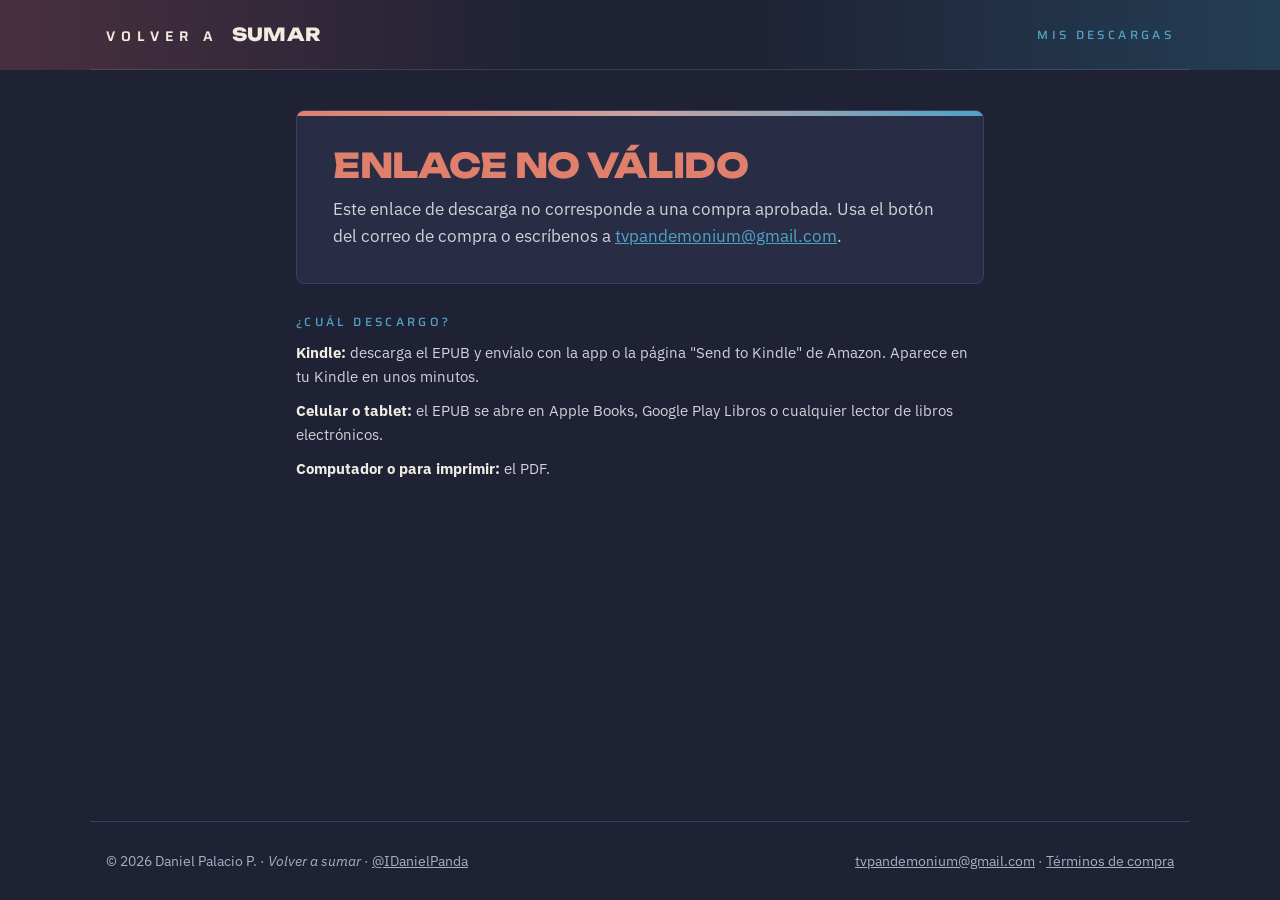
<file: descargas.html>
<!doctype html>
<html lang="es">
<head>
<meta charset="utf-8">
<meta name="viewport" content="width=device-width, initial-scale=1">
<title>Mis descargas · Volver a sumar</title>
<meta name="robots" content="noindex">
<meta name="referrer" content="no-referrer">
<meta name="theme-color" content="#1F2235">
<link rel="icon" href="data:image/svg+xml,%3Csvg xmlns='http://www.w3.org/2000/svg' viewBox='0 0 32 32'%3E%3Crect width='32' height='32' fill='%231F2235'/%3E%3Cpath d='M16 6a10 10 0 0 0 0 20z' fill='%23E0806C'/%3E%3Cpath d='M16 6a10 10 0 0 1 0 20z' fill='%234FA3C7'/%3E%3C/svg%3E">
<link rel="preconnect" href="https://fonts.googleapis.com">
<link rel="preconnect" href="https://fonts.gstatic.com" crossorigin>
<link rel="stylesheet" href="https://fonts.googleapis.com/css2?family=Unbounded:wght@600;800&family=Saira:wght@400;500;600&family=IBM+Plex+Sans:wght@400;500;600&display=swap">
<link rel="stylesheet" href="/tienda.css">
<style>
.archivos{list-style:none;margin:0;padding:0;display:flex;flex-direction:column;gap:12px}
.archivos li{display:flex;flex-wrap:wrap;gap:12px 18px;align-items:center;justify-content:space-between;padding:16px 0;border-top:1px solid var(--line)}
.archivos .nombre{font-weight:600}
.archivos .quedan{font-size:14px;color:var(--muted)}
.archivos .btn{min-height:48px;padding:0 22px;font-size:13px}
.ayuda{display:flex;flex-direction:column;gap:10px;color:var(--soft);font-size:15px}
.ayuda strong{color:var(--text)}
</style>
</head>
<body>

<div class="top-hero">
<header class="top wrap">
<a class="brand" href="/">Volver a <b>Sumar</b></a>
<div class="label cool">Mis descargas</div>
</header>
</div>

<main class="wrap angosto">
<div class="panel">
<p class="note" id="d-cargando">Cargando tu ejemplar…</p>

<div id="d-lista" hidden>
<div class="label muted" id="d-pedido"></div>
<h1 class="display" style="font-size:clamp(24px,4.6vw,34px);line-height:1.1;margin:10px 0 18px">Tu ejemplar de <span class="sprout">Volver a sumar</span></h1>
<ul class="archivos" id="d-archivos"></ul>
<p class="note" style="margin-top:6px">Cada archivo lleva tu nombre y se puede descargar <span id="d-limite"></span> veces. La primera descarga tarda unos segundos mientras preparamos tu ejemplar.</p>
</div>

<div id="d-error" hidden>
<h1 class="display warm" style="font-size:clamp(24px,4.6vw,34px);line-height:1.1">Enlace no válido</h1>
<p class="soft" style="margin-top:12px">Este enlace de descarga no corresponde a una compra aprobada. Usa el botón del correo de compra o escríbenos a <a href="mailto:tvpandemonium@gmail.com">tvpandemonium@gmail.com</a>.</p>
</div>
</div>

<div class="ayuda" style="margin-top:28px">
<div class="label cool">¿Cuál descargo?</div>
<p><strong>Kindle:</strong> descarga el EPUB y envíalo con la app o la página "Send to Kindle" de Amazon. Aparece en tu Kindle en unos minutos.</p>
<p><strong>Celular o tablet:</strong> el EPUB se abre en Apple Books, Google Play Libros o cualquier lector de libros electrónicos.</p>
<p><strong>Computador o para imprimir:</strong> el PDF.</p>
</div>
</main>

<footer class="wrap">
<div>© 2026 Daniel Palacio P. · <em>Volver a sumar</em> · <a href="https://www.instagram.com/idanielpanda/" target="_blank" rel="noopener">@IDanielPanda</a></div>
<div><a href="mailto:tvpandemonium@gmail.com">tvpandemonium@gmail.com</a> · <a href="/terminos">Términos de compra</a></div>
</footer>

<script>
(function () {
  var API = 'https://jcsdruohnwkfsonesonx.supabase.co/functions/v1/tienda';
  var $ = function (id) { return document.getElementById(id); };
  var d = new URLSearchParams(location.search).get('d');
  if (!d) { $('d-cargando').hidden = true; $('d-error').hidden = false; return; }

  fetch(API, { method: 'POST', headers: { 'Content-Type': 'application/json' }, body: JSON.stringify({ accion: 'descargas', d: d }) })
    .then(function (r) { return r.json(); })
    .then(function (r) {
      $('d-cargando').hidden = true;
      if (!r.ok) { $('d-error').hidden = false; return; }
      $('d-pedido').textContent = 'Pedido ' + r.referencia + ' · ' + r.nombre;
      $('d-limite').textContent = r.limite;
      var ul = $('d-archivos');
      r.archivos.forEach(function (a) {
        var li = document.createElement('li');
        var info = document.createElement('div');
        var n = document.createElement('div'); n.className = 'nombre'; n.textContent = a.titulo;
        var q = document.createElement('div'); q.className = 'quedan';
        q.textContent = a.restantes > 0 ? 'Te quedan ' + a.restantes + ' descargas' : 'Ya usaste todas las descargas';
        info.append(n, q);
        var b = document.createElement('a');
        b.className = 'btn' + (a.f === 'epub' ? '' : ' sec');
        b.textContent = 'Descargar';
        b.href = API + '?d=' + encodeURIComponent(d) + '&f=' + a.f;
        b.rel = 'nofollow';
        if (a.restantes <= 0) b.setAttribute('aria-disabled', 'true');
        b.addEventListener('click', function () {
          if (a.restantes <= 0) return;
          a.restantes--;
          q.textContent = a.restantes > 0 ? 'Te quedan ' + a.restantes + ' descargas' : 'Ya usaste todas las descargas';
          b.textContent = 'Preparando…';
          setTimeout(function () { b.textContent = 'Descargar'; if (a.restantes <= 0) b.setAttribute('aria-disabled', 'true'); }, 6000);
        });
        li.append(info, b);
        ul.appendChild(li);
      });
      $('d-lista').hidden = false;
    })
    .catch(function () { $('d-cargando').textContent = 'No pudimos cargar tus descargas. Recarga la página en un momento.'; });
})();
</script>
</body>
</html>
</file>
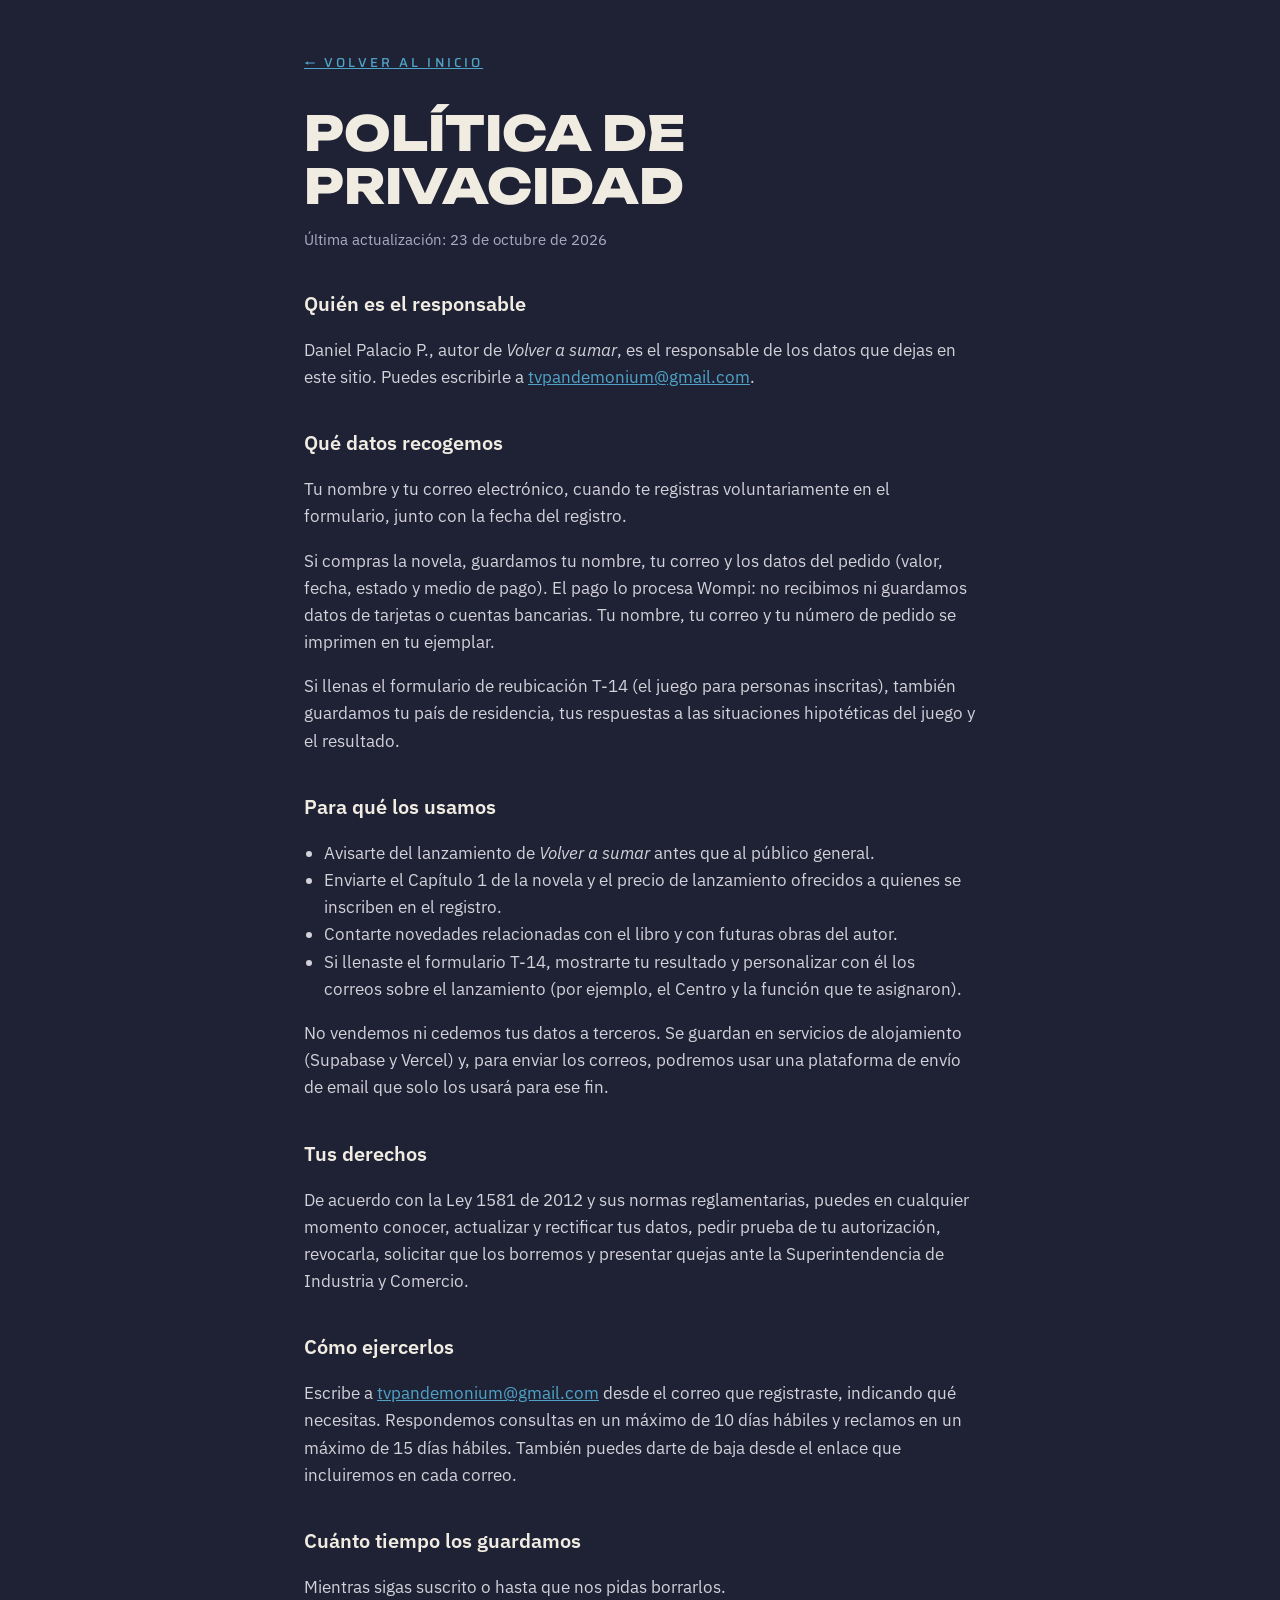
<file: privacidad.html>
<!doctype html>
<html lang="es">
<head>
<meta charset="utf-8">
<meta name="viewport" content="width=device-width, initial-scale=1">
<title>Política de privacidad · Volver a sumar</title>
<meta name="robots" content="noindex">
<link rel="icon" href="data:image/svg+xml,%3Csvg xmlns='http://www.w3.org/2000/svg' viewBox='0 0 32 32'%3E%3Crect width='32' height='32' fill='%231F2235'/%3E%3Cpath d='M16 6a10 10 0 0 0 0 20z' fill='%23E0806C'/%3E%3Cpath d='M16 6a10 10 0 0 1 0 20z' fill='%234FA3C7'/%3E%3C/svg%3E">
<link rel="stylesheet" href="https://fonts.googleapis.com/css2?family=Unbounded:wght@800&family=Saira:wght@500&family=IBM+Plex+Sans:wght@400;600&display=swap">
<style>
*{box-sizing:border-box}
body{margin:0;background:#1F2235;color:#F1ECE2;font-family:'IBM Plex Sans',sans-serif;font-size:17px;line-height:1.6}
a{color:#4FA3C7}a:hover{color:#fff}
:focus-visible{outline:3px solid #F1ECE2;outline-offset:2px}
main{max-width:720px;margin:0 auto;padding:48px 24px 80px}
.back{font-family:'Saira',sans-serif;font-weight:500;font-size:13px;letter-spacing:.24em;text-transform:uppercase}
h1{font-family:'Unbounded',sans-serif;font-weight:800;text-transform:uppercase;font-size:clamp(30px,5vw,48px);line-height:1.1;margin:32px 0 8px}
h2{font-size:20px;font-weight:600;margin:36px 0 8px}
p,li{color:#D3D1D9}
.date{color:#A9AEC4;font-size:15px}
ul{padding-left:20px}
</style>
</head>
<body>
<main>
<a class="back" href="/">← Volver al inicio</a>
<h1>Política de privacidad</h1>
<p class="date">Última actualización: 23 de octubre de 2026</p>

<h2>Quién es el responsable</h2>
<p>Daniel Palacio P., autor de <em>Volver a sumar</em>, es el responsable de los datos que dejas en este sitio. Puedes escribirle a <a href="mailto:tvpandemonium@gmail.com">tvpandemonium@gmail.com</a>.</p>

<h2>Qué datos recogemos</h2>
<p>Tu nombre y tu correo electrónico, cuando te registras voluntariamente en el formulario, junto con la fecha del registro.</p>
<p>Si compras la novela, guardamos tu nombre, tu correo y los datos del pedido (valor, fecha, estado y medio de pago). El pago lo procesa Wompi: no recibimos ni guardamos datos de tarjetas o cuentas bancarias. Tu nombre, tu correo y tu número de pedido se imprimen en tu ejemplar.</p>
<p>Si llenas el formulario de reubicación T-14 (el juego para personas inscritas), también guardamos tu país de residencia, tus respuestas a las situaciones hipotéticas del juego y el resultado.</p>

<h2>Para qué los usamos</h2>
<ul>
<li>Avisarte del lanzamiento de <em>Volver a sumar</em> antes que al público general.</li>
<li>Enviarte el Capítulo 1 de la novela y el precio de lanzamiento ofrecidos a quienes se inscriben en el registro.</li>
<li>Contarte novedades relacionadas con el libro y con futuras obras del autor.</li>
<li>Si llenaste el formulario T-14, mostrarte tu resultado y personalizar con él los correos sobre el lanzamiento (por ejemplo, el Centro y la función que te asignaron).</li>
</ul>
<p>No vendemos ni cedemos tus datos a terceros. Se guardan en servicios de alojamiento (Supabase y Vercel) y, para enviar los correos, podremos usar una plataforma de envío de email que solo los usará para ese fin.</p>

<h2>Tus derechos</h2>
<p>De acuerdo con la Ley 1581 de 2012 y sus normas reglamentarias, puedes en cualquier momento conocer, actualizar y rectificar tus datos, pedir prueba de tu autorización, revocarla, solicitar que los borremos y presentar quejas ante la Superintendencia de Industria y Comercio.</p>

<h2>Cómo ejercerlos</h2>
<p>Escribe a <a href="mailto:tvpandemonium@gmail.com">tvpandemonium@gmail.com</a> desde el correo que registraste, indicando qué necesitas. Respondemos consultas en un máximo de 10 días hábiles y reclamos en un máximo de 15 días hábiles. También puedes darte de baja desde el enlace que incluiremos en cada correo.</p>

<h2>Cuánto tiempo los guardamos</h2>
<p>Mientras sigas suscrito o hasta que nos pidas borrarlos.</p>
</main>
</body>
</html>
</file>
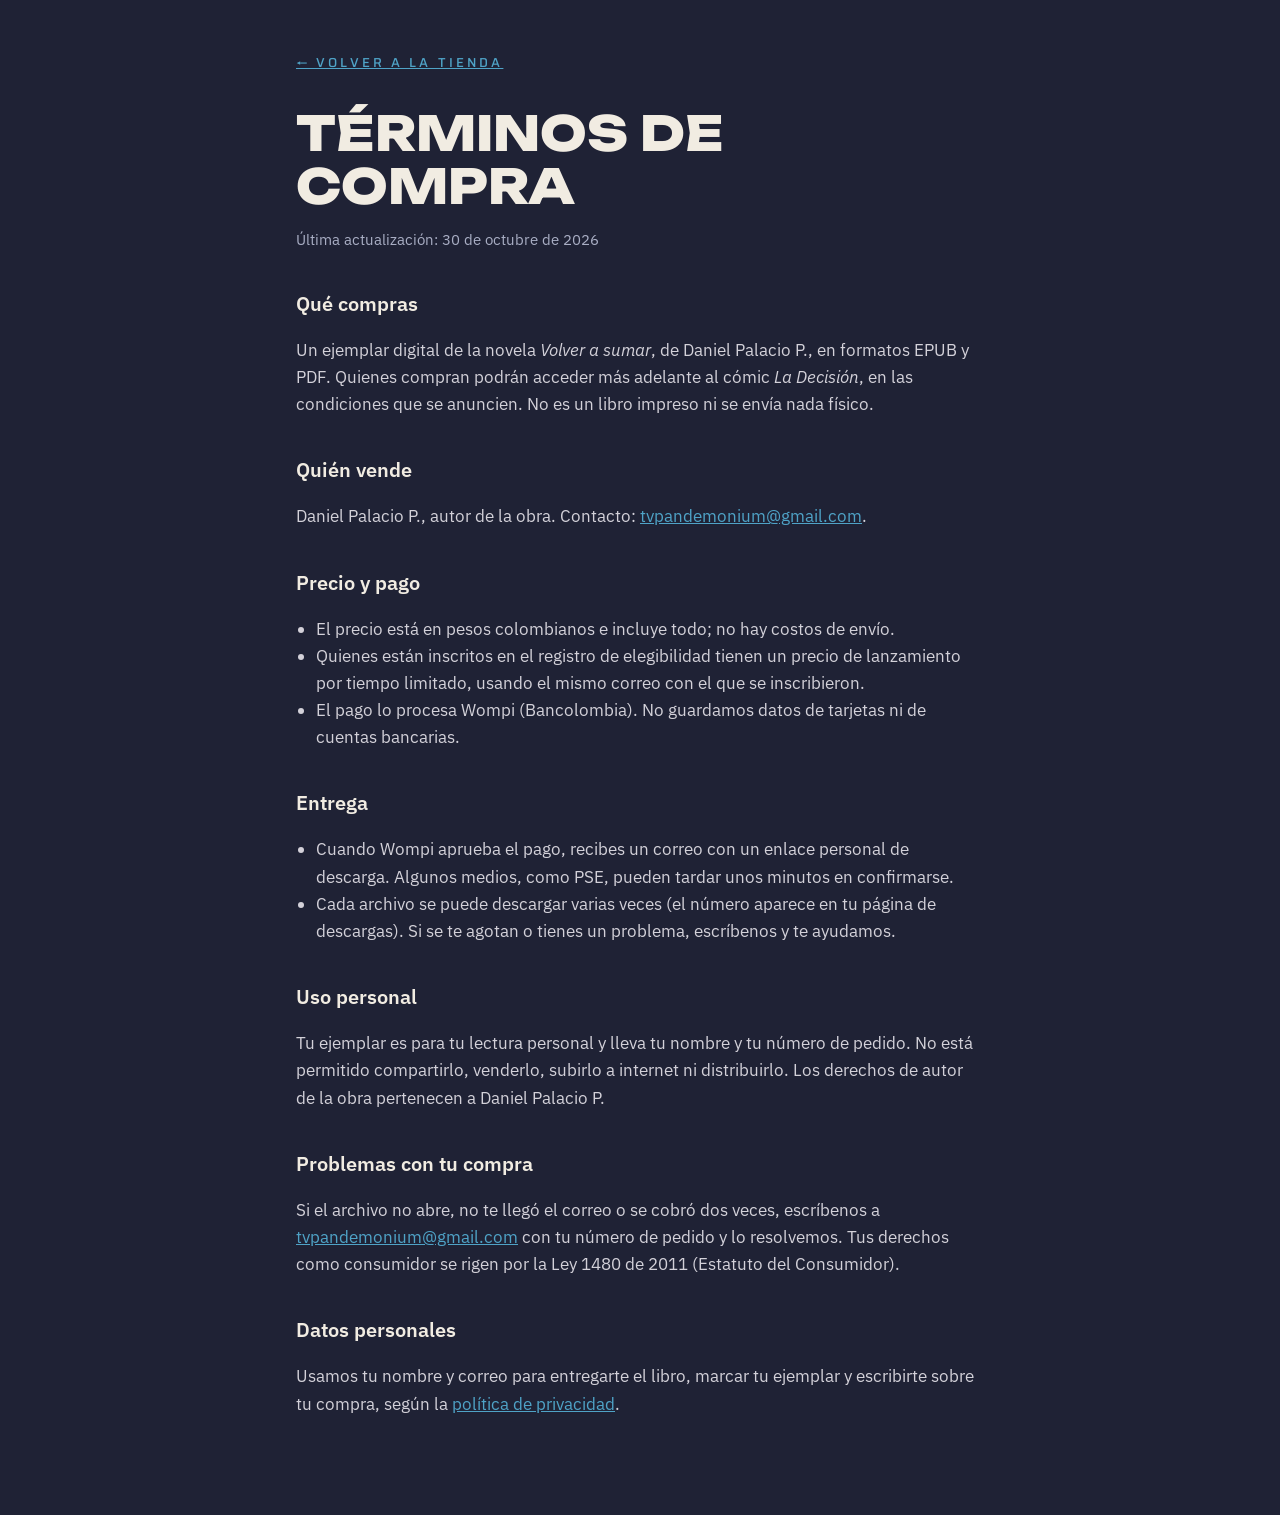
<file: terminos.html>
<!doctype html>
<html lang="es">
<head>
<meta charset="utf-8">
<meta name="viewport" content="width=device-width, initial-scale=1">
<title>Términos de compra · Volver a sumar</title>
<meta name="robots" content="noindex">
<meta name="theme-color" content="#1F2235">
<link rel="icon" href="data:image/svg+xml,%3Csvg xmlns='http://www.w3.org/2000/svg' viewBox='0 0 32 32'%3E%3Crect width='32' height='32' fill='%231F2235'/%3E%3Cpath d='M16 6a10 10 0 0 0 0 20z' fill='%23E0806C'/%3E%3Cpath d='M16 6a10 10 0 0 1 0 20z' fill='%234FA3C7'/%3E%3C/svg%3E">
<link rel="stylesheet" href="https://fonts.googleapis.com/css2?family=Unbounded:wght@800&family=Saira:wght@500&family=IBM+Plex+Sans:wght@400;600&display=swap">
<style>
*{box-sizing:border-box}
body{margin:0;background:#1F2235;color:#F1ECE2;font-family:'IBM Plex Sans',sans-serif;font-size:17px;line-height:1.6}
a{color:#4FA3C7}a:hover{color:#fff}
:focus-visible{outline:3px solid #F1ECE2;outline-offset:2px}
main{max-width:720px;margin:0 auto;padding:48px 16px 80px}
.back{font-family:'Saira',sans-serif;font-weight:500;font-size:13px;letter-spacing:.24em;text-transform:uppercase}
h1{font-family:'Unbounded',sans-serif;font-weight:800;text-transform:uppercase;font-size:clamp(30px,5vw,48px);line-height:1.1;margin:32px 0 8px}
h2{font-size:20px;font-weight:600;margin:36px 0 8px}
p,li{color:#D3D1D9}
.date{color:#A9AEC4;font-size:15px}
ul{padding-left:20px}
</style>
</head>
<body>
<main>
<a class="back" href="/comprar">← Volver a la tienda</a>
<h1>Términos de compra</h1>
<p class="date">Última actualización: 30 de octubre de 2026</p>

<h2>Qué compras</h2>
<p>Un ejemplar digital de la novela <em>Volver a sumar</em>, de Daniel Palacio P., en formatos EPUB y PDF. Quienes compran podrán acceder más adelante al cómic <em>La Decisión</em>, en las condiciones que se anuncien. No es un libro impreso ni se envía nada físico.</p>

<h2>Quién vende</h2>
<p>Daniel Palacio P., autor de la obra. Contacto: <a href="mailto:tvpandemonium@gmail.com">tvpandemonium@gmail.com</a>.</p>

<h2>Precio y pago</h2>
<ul>
<li>El precio está en pesos colombianos e incluye todo; no hay costos de envío.</li>
<li>Quienes están inscritos en el registro de elegibilidad tienen un precio de lanzamiento por tiempo limitado, usando el mismo correo con el que se inscribieron.</li>
<li>El pago lo procesa Wompi (Bancolombia). No guardamos datos de tarjetas ni de cuentas bancarias.</li>
</ul>

<h2>Entrega</h2>
<ul>
<li>Cuando Wompi aprueba el pago, recibes un correo con un enlace personal de descarga. Algunos medios, como PSE, pueden tardar unos minutos en confirmarse.</li>
<li>Cada archivo se puede descargar varias veces (el número aparece en tu página de descargas). Si se te agotan o tienes un problema, escríbenos y te ayudamos.</li>
</ul>

<h2>Uso personal</h2>
<p>Tu ejemplar es para tu lectura personal y lleva tu nombre y tu número de pedido. No está permitido compartirlo, venderlo, subirlo a internet ni distribuirlo. Los derechos de autor de la obra pertenecen a Daniel Palacio P.</p>

<h2>Problemas con tu compra</h2>
<p>Si el archivo no abre, no te llegó el correo o se cobró dos veces, escríbenos a <a href="mailto:tvpandemonium@gmail.com">tvpandemonium@gmail.com</a> con tu número de pedido y lo resolvemos. Tus derechos como consumidor se rigen por la Ley 1480 de 2011 (Estatuto del Consumidor).</p>

<h2>Datos personales</h2>
<p>Usamos tu nombre y correo para entregarte el libro, marcar tu ejemplar y escribirte sobre tu compra, según la <a href="/privacidad">política de privacidad</a>.</p>
</main>
</body>
</html>
</file>
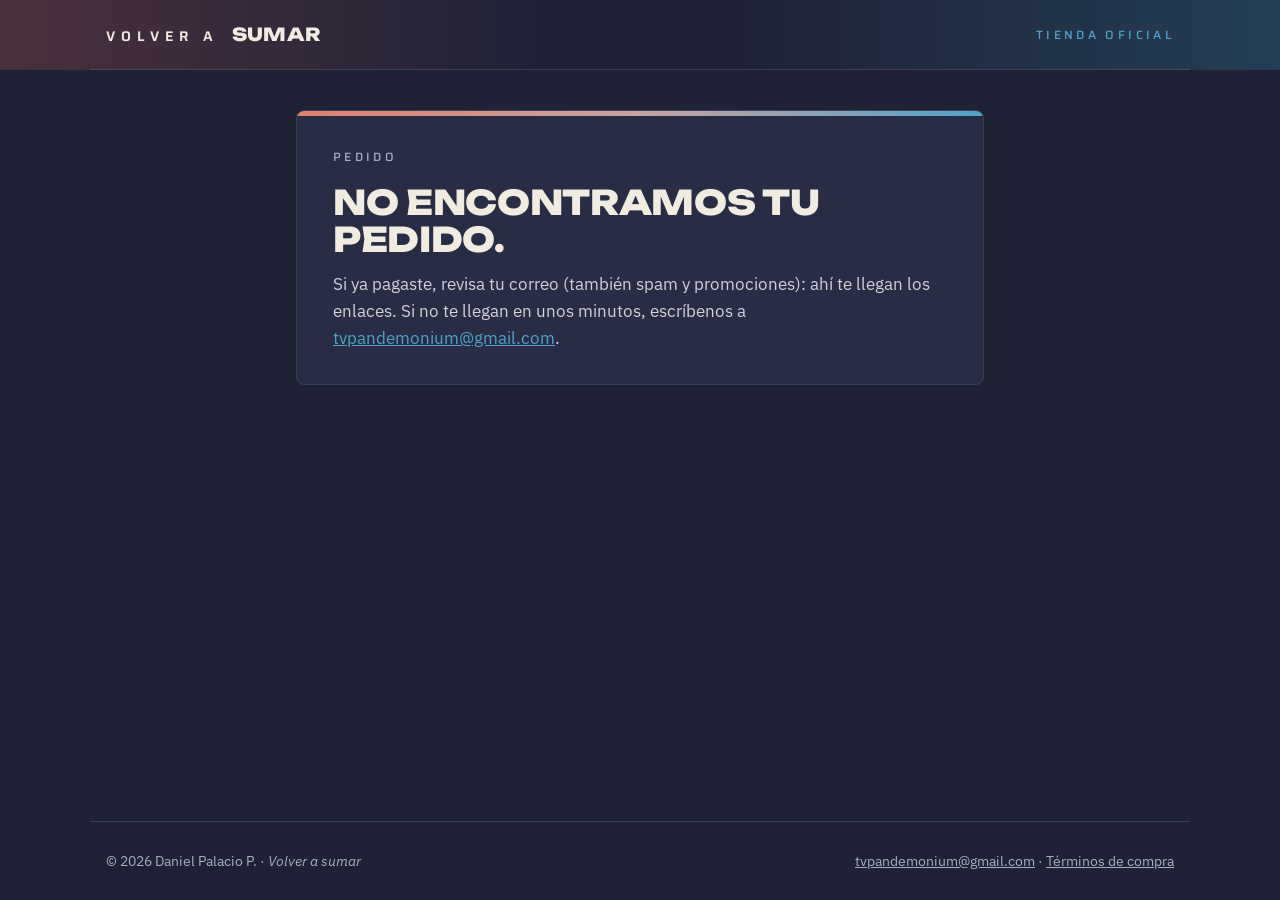
<file: comprar/gracias.html>
<!doctype html>
<html lang="es">
<head>
<meta charset="utf-8">
<meta name="viewport" content="width=device-width, initial-scale=1">
<title>Tu compra · Volver a sumar</title>
<meta name="robots" content="noindex">
<meta name="theme-color" content="#1F2235">
<link rel="icon" href="data:image/svg+xml,%3Csvg xmlns='http://www.w3.org/2000/svg' viewBox='0 0 32 32'%3E%3Crect width='32' height='32' fill='%231F2235'/%3E%3Cpath d='M16 6a10 10 0 0 0 0 20z' fill='%23E0806C'/%3E%3Cpath d='M16 6a10 10 0 0 1 0 20z' fill='%234FA3C7'/%3E%3C/svg%3E">
<link rel="preconnect" href="https://fonts.googleapis.com">
<link rel="preconnect" href="https://fonts.gstatic.com" crossorigin>
<link rel="stylesheet" href="https://fonts.googleapis.com/css2?family=Unbounded:wght@600;800&family=Saira:wght@400;500;600&family=IBM+Plex+Sans:wght@400;500;600&display=swap">
<link rel="stylesheet" href="/tienda.css">
</head>
<body>

<div class="top-hero">
<header class="top wrap">
<a class="brand" href="/">Volver a <b>Sumar</b></a>
<div class="label cool">Tienda oficial</div>
</header>
</div>

<main class="wrap angosto">
<div class="panel" aria-live="polite">
<div class="label muted" id="g-pedido">Pedido</div>

<div id="g-verificando">
<h1 class="display" style="font-size:clamp(24px,4.6vw,34px);line-height:1.1">Confirmando tu pago…</h1>
<p class="soft" style="margin-top:12px">Esto toma unos segundos. No cierres esta página.</p>
</div>

<div id="g-aprobado" hidden>
<h1 class="display sprout" style="font-size:clamp(24px,4.6vw,34px);line-height:1.1">Pago aprobado.<br><span style="color:var(--text)">Gracias por volver a sumar.</span></h1>
<p class="soft" style="margin-top:14px">Te enviamos los enlaces de descarga a <strong id="g-correo" style="color:var(--text)"></strong>. También puedes descargar ya:</p>
<p style="margin-top:18px"><a class="btn" id="g-descargas" href="#">Ir a mis descargas</a></p>
</div>

<div id="g-pendiente" hidden>
<h1 class="display" style="font-size:clamp(24px,4.6vw,34px);line-height:1.1">Tu pago está en proceso.</h1>
<p class="soft" style="margin-top:12px">Algunos medios, como PSE, tardan unos minutos en confirmarse. Apenas Wompi lo apruebe, te llega un correo con tus enlaces de descarga. Puedes cerrar esta página.</p>
</div>

<div id="g-rechazado" hidden>
<h1 class="display warm" style="font-size:clamp(24px,4.6vw,34px);line-height:1.1">El pago no se completó.</h1>
<p class="soft" style="margin-top:12px">No se hizo ningún cobro. Puedes intentarlo de nuevo con otro medio de pago.</p>
<p style="margin-top:18px"><a class="btn" href="/comprar">Intentar de nuevo</a></p>
</div>

<div id="g-desconocido" hidden>
<h1 class="display" style="font-size:clamp(24px,4.6vw,34px);line-height:1.1">No encontramos tu pedido.</h1>
<p class="soft" style="margin-top:12px">Si ya pagaste, revisa tu correo (también spam y promociones): ahí te llegan los enlaces. Si no te llegan en unos minutos, escríbenos a <a href="mailto:tvpandemonium@gmail.com">tvpandemonium@gmail.com</a>.</p>
</div>
</div>
</main>

<footer class="wrap">
<div>© 2026 Daniel Palacio P. · <em>Volver a sumar</em></div>
<div><a href="mailto:tvpandemonium@gmail.com">tvpandemonium@gmail.com</a> · <a href="/terminos">Términos de compra</a></div>
</footer>

<script>
(function () {
  var API = 'https://jcsdruohnwkfsonesonx.supabase.co/functions/v1/tienda';
  var $ = function (id) { return document.getElementById(id); };
  var params = new URLSearchParams(location.search);
  var id = params.get('id');
  var ref = null;
  try { ref = localStorage.getItem('vas_pedido'); } catch (e) {}
  var intentos = 0;

  function mostrar(cual) {
    ['g-verificando', 'g-aprobado', 'g-pendiente', 'g-rechazado', 'g-desconocido'].forEach(function (x) { $(x).hidden = x !== cual; });
  }

  function consultar() {
    intentos++;
    fetch(API, { method: 'POST', headers: { 'Content-Type': 'application/json' }, body: JSON.stringify({ accion: 'estado', id: id, referencia: ref }) })
      .then(function (r) { return r.json(); })
      .then(function (r) {
        if (!r.ok) {
          if (intentos < 4) return setTimeout(consultar, 3000);
          return mostrar('g-desconocido');
        }
        $('g-pedido').textContent = 'Pedido ' + r.referencia;
        if (r.estado === 'APPROVED') {
          $('g-correo').textContent = r.correo;
          $('g-descargas').href = r.descargas;
          mostrar('g-aprobado');
          try { localStorage.removeItem('vas_pedido'); } catch (e) {}
        } else if (r.estado === 'PENDIENTE') {
          if (intentos < 20) setTimeout(consultar, 4000);
          else mostrar('g-pendiente');
        } else {
          mostrar('g-rechazado');
        }
      })
      .catch(function () { if (intentos < 6) setTimeout(consultar, 4000); else mostrar('g-pendiente'); });
  }

  if (!id && !ref) mostrar('g-desconocido'); else consultar();
})();
</script>
</body>
</html>
</file>
<file: tienda.css>
/* Estilos compartidos de la tienda: /comprar, /comprar/gracias, /descargas y /terminos */
:root{
  --bg:#1F2235;--panel:#282C44;--band:#23263B;--line:#3A3F5C;--field:#565C7E;
  --text:#F1ECE2;--soft:#D3D1D9;--muted:#A9AEC4;
  --warm:#E0806C;--cool:#4FA3C7;--sprout:#7FC4B4;
}
*{box-sizing:border-box}
body{margin:0;background:var(--bg);color:var(--text);font-family:'IBM Plex Sans',sans-serif;font-size:17px;line-height:1.6;min-height:100vh;display:flex;flex-direction:column}
a{color:var(--cool)}a:hover{color:var(--text)}
:focus-visible{outline:3px solid var(--text);outline-offset:3px}
p{margin:0}h1,h2,h3{margin:0}
[hidden]{display:none!important}
.wrap{width:100%;max-width:1100px;margin:0 auto;padding-left:16px;padding-right:16px}
.angosto{max-width:720px}
.display{font-family:'Unbounded',sans-serif;font-weight:800;text-transform:uppercase;letter-spacing:-.01em}
.label{font-family:'Saira',sans-serif;font-weight:500;font-size:12px;letter-spacing:.28em;text-transform:uppercase}
.muted{color:var(--muted)}.soft{color:var(--soft)}.warm{color:var(--warm)}.cool{color:var(--cool)}.sprout{color:var(--sprout)}
.note{font-size:14px;color:var(--muted)}
.error{font-size:15px;color:#FFB4A8}

.top-hero{background:
  linear-gradient(90deg,rgba(172,80,82,.30) 0%,rgba(31,34,53,0) 42%,rgba(31,34,53,0) 58%,rgba(45,120,150,.32) 100%),
  linear-gradient(180deg,rgba(31,34,53,0) 40%,var(--bg) 100%),var(--bg)}
header.top{display:flex;flex-wrap:wrap;gap:12px;justify-content:space-between;align-items:center;padding-top:20px;padding-bottom:20px;border-bottom:1px solid rgba(241,236,226,.12)}
header.top a{color:var(--text);text-decoration:none}
.brand{font-family:'Saira',sans-serif;font-weight:600;font-size:14px;letter-spacing:.42em;text-transform:uppercase}
.brand b{font-family:'Unbounded',sans-serif;font-weight:800;letter-spacing:.02em;font-size:18px;margin-left:.2em}
main{flex:1;padding-top:40px;padding-bottom:72px}

.panel{background:var(--panel);border:1px solid var(--line);border-radius:8px;position:relative;overflow:hidden;padding:28px 22px;display:flex;flex-direction:column;gap:18px}
.panel::before{content:"";position:absolute;left:0;right:0;top:0;height:5px;background:linear-gradient(90deg,var(--warm) 0%,#C9A2A2 50%,var(--cool) 100%)}
@media (min-width:640px){.panel{padding:36px 36px 32px}}

.btn{display:inline-flex;align-items:center;justify-content:center;gap:10px;min-height:56px;padding:0 28px;border:0;border-radius:4px;background:var(--warm);color:var(--bg);font-family:'Unbounded',sans-serif;font-weight:800;font-size:15px;letter-spacing:.04em;text-transform:uppercase;text-decoration:none;cursor:pointer;text-align:center}
.btn:hover{background:#E8927F;color:var(--bg)}
.btn[disabled],.btn[aria-disabled=true]{opacity:.55;cursor:not-allowed;pointer-events:none}
.btn.sec{background:transparent;color:var(--text);border:1px solid var(--field)}
.btn.sec:hover{border-color:var(--text);background:rgba(241,236,226,.06)}
.btn.ancho{width:100%}

form{display:flex;flex-direction:column;gap:16px;margin:0}
.field{display:flex;flex-direction:column;gap:8px}
.field label{font-family:'Saira',sans-serif;font-weight:500;font-size:12px;letter-spacing:.24em;text-transform:uppercase;color:var(--muted)}
input[type=text],input[type=email]{height:54px;padding:0 16px;background:var(--bg);color:var(--text);border:1px solid var(--field);border-radius:4px;font:inherit;font-size:17px;width:100%}
input::placeholder{color:#7E839C}
.check{display:flex;gap:12px;align-items:flex-start;font-size:14px;color:var(--soft);line-height:1.45}
.check input{width:22px;height:22px;margin:0;flex:none;accent-color:var(--warm)}

footer{display:flex;flex-wrap:wrap;gap:12px;justify-content:space-between;padding-top:28px;padding-bottom:28px;font-size:14px;color:var(--muted);border-top:1px solid var(--line)}
footer a{color:var(--muted)}footer a:hover{color:var(--text)}
</file>
